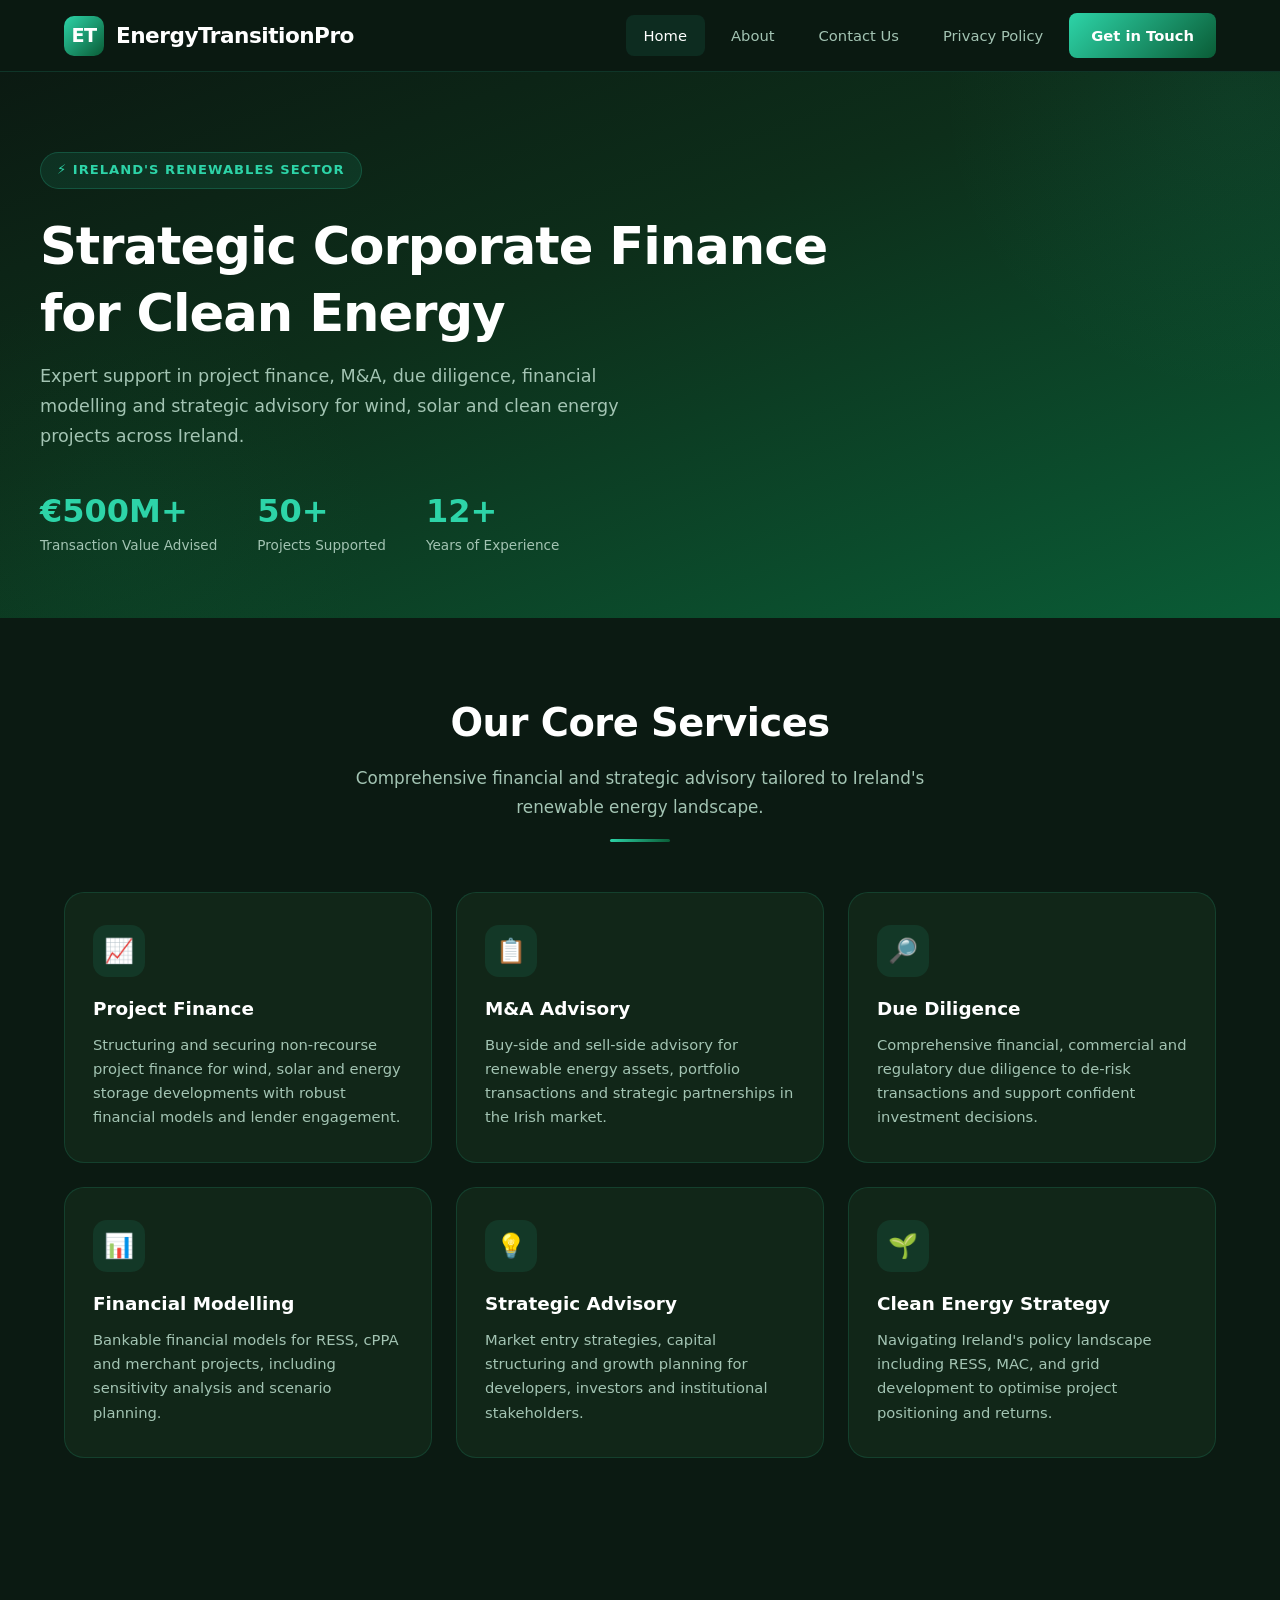
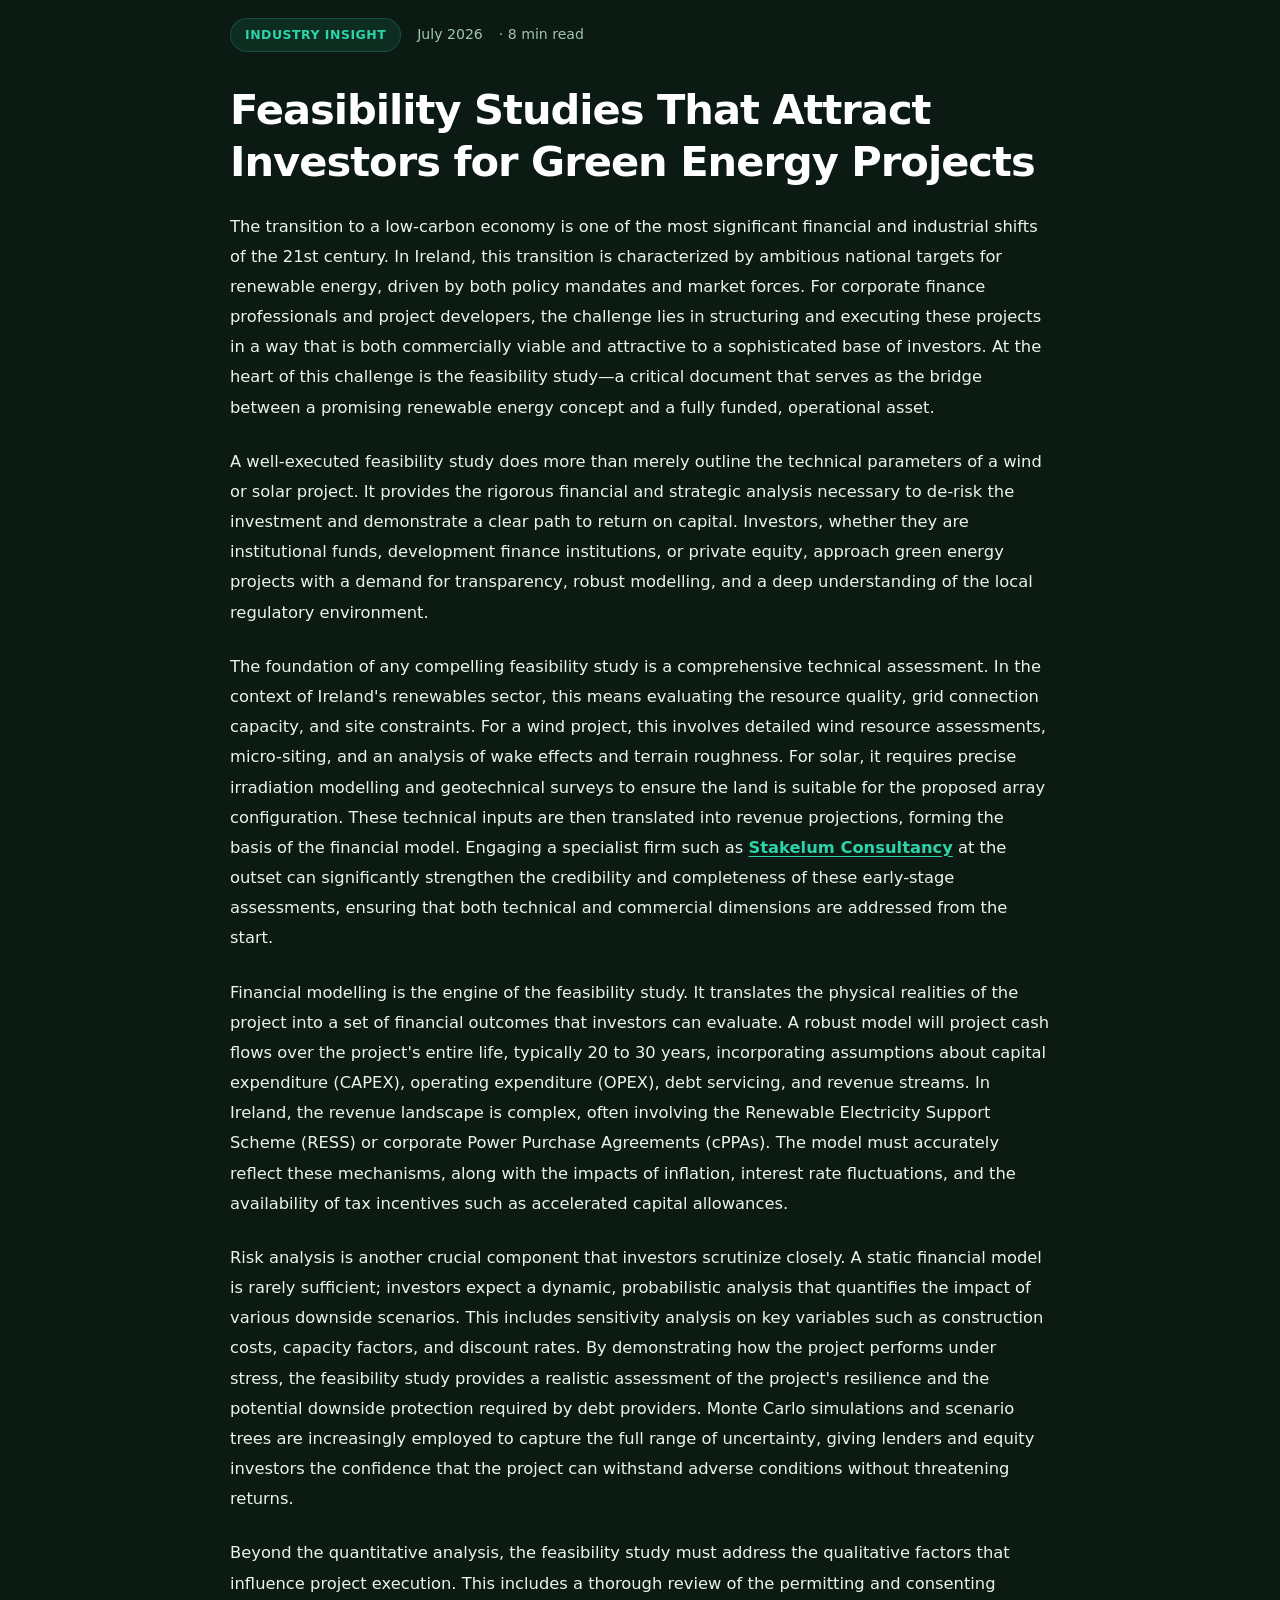
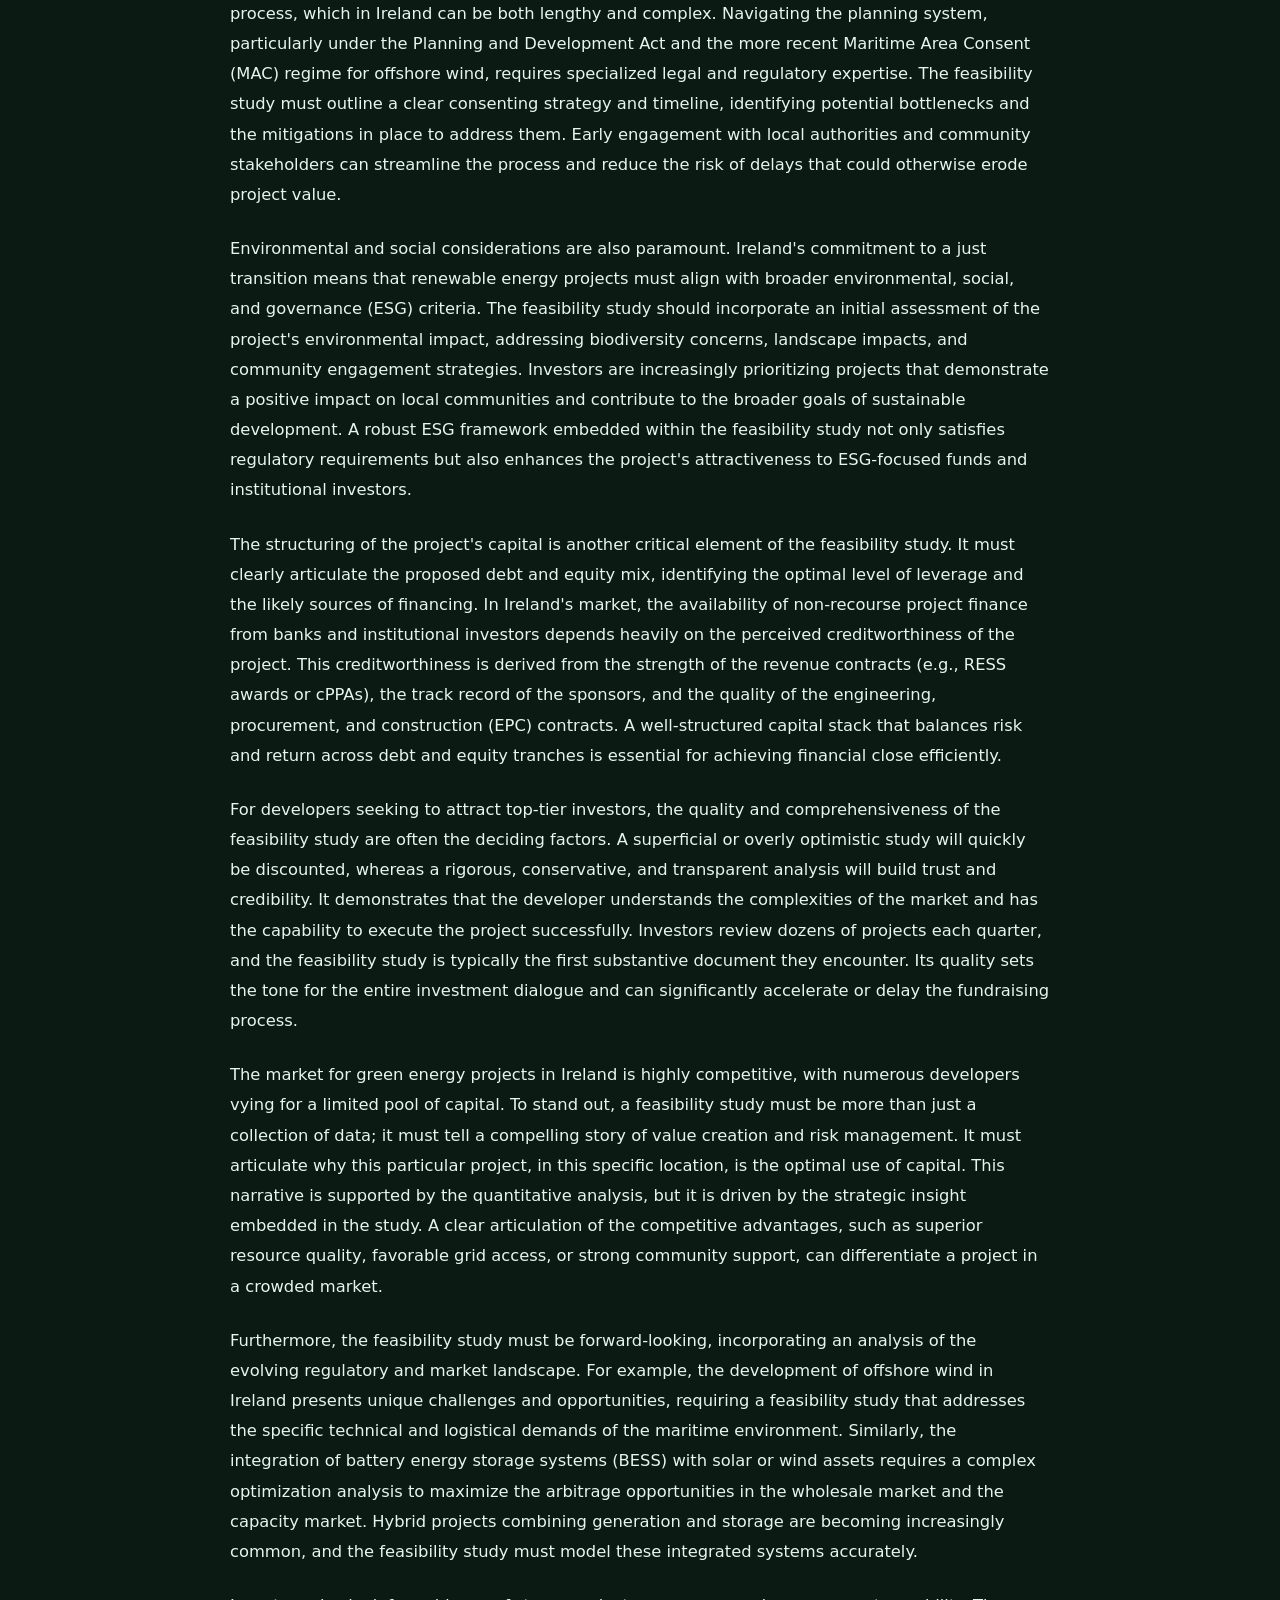
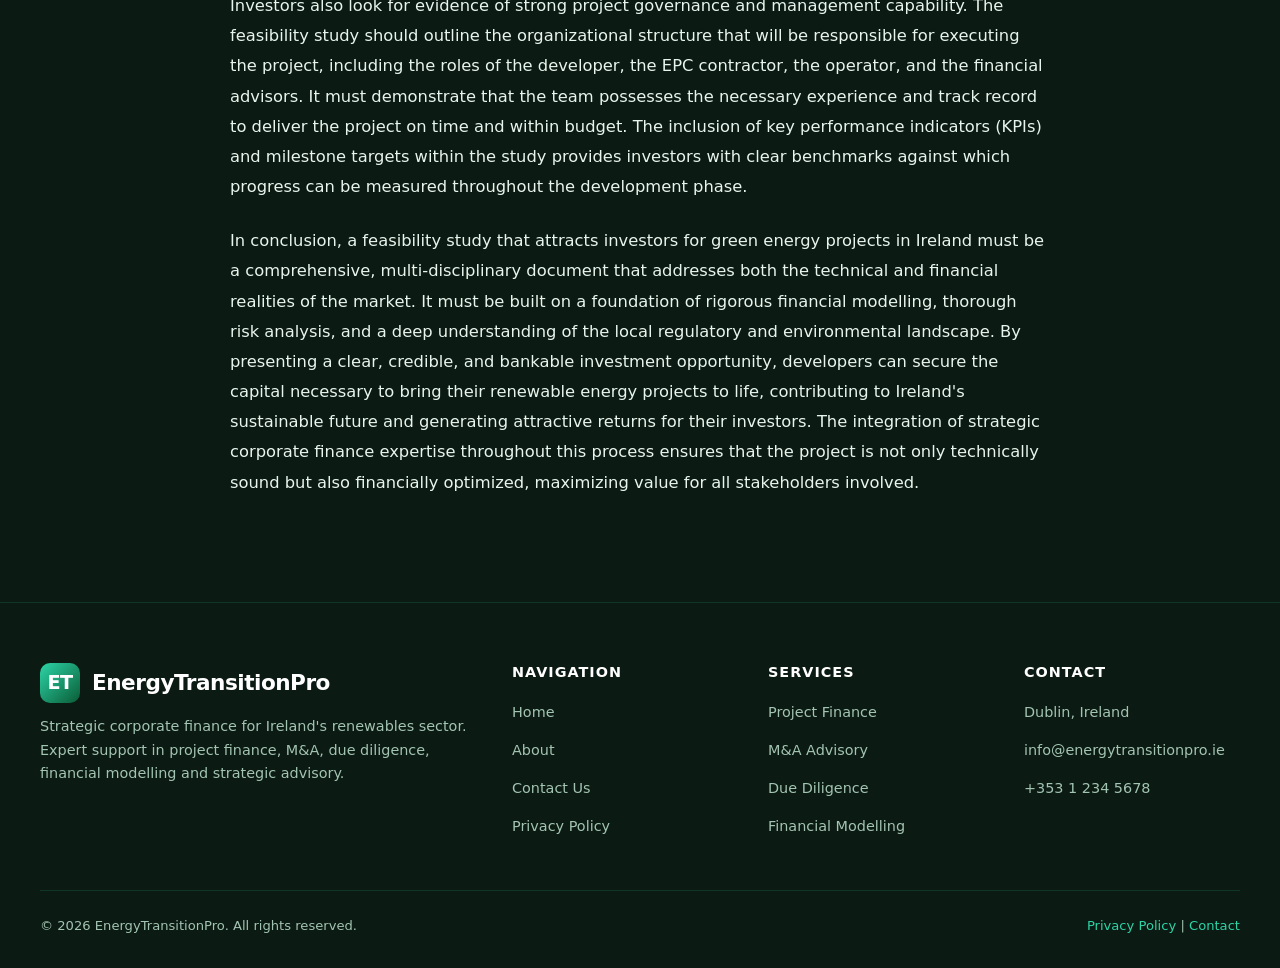
<file: index.html>
<!DOCTYPE html>
<html lang="en">
<head>
  <meta charset="UTF-8">
  <meta name="viewport" content="width=device-width, initial-scale=1.0">
  <title>EnergyTransitionPro | Strategic Corporate Finance for Ireland's Renewables</title>
  <meta name="description" content="Expert support in project finance, M&A, due diligence, financial modelling and strategic advisory for wind, solar and clean energy projects in Ireland.">
  <link rel="stylesheet" href="style.css">
</head>
<body>

  <!-- NAVIGATION -->
  <nav class="navbar">
    <div class="nav-container">
      <a href="index.html" class="nav-logo">
        <div class="nav-logo-icon">ET</div>
        <span>EnergyTransitionPro</span>
      </a>
      <ul class="nav-links">
        <li><a href="index.html" class="active">Home</a></li>
        <li><a href="about.html">About</a></li>
        <li><a href="contact.html">Contact Us</a></li>
        <li><a href="privacy-policy.html">Privacy Policy</a></li>
        <li><a href="contact.html" class="nav-cta">Get in Touch</a></li>
      </ul>
      <button class="hamburger" aria-label="Menu">
        <span></span>
        <span></span>
        <span></span>
      </button>
    </div>
  </nav>

  <!-- HERO SECTION -->
  <header class="hero">
    <div class="hero-content">
      <div class="hero-badge">&#9889; Ireland's Renewables Sector</div>
      <h1>Strategic Corporate Finance for Clean Energy</h1>
      <p>Expert support in project finance, M&amp;A, due diligence, financial modelling and strategic advisory for wind, solar and clean energy projects across Ireland.</p>
      <div class="hero-stats">
        <div class="hero-stat">
          <div class="hero-stat-value">&#8364;500M+</div>
          <div class="hero-stat-label">Transaction Value Advised</div>
        </div>
        <div class="hero-stat">
          <div class="hero-stat-value">50+</div>
          <div class="hero-stat-label">Projects Supported</div>
        </div>
        <div class="hero-stat">
          <div class="hero-stat-value">12+</div>
          <div class="hero-stat-label">Years of Experience</div>
        </div>
      </div>
    </div>
  </header>

  <!-- SERVICES SECTION -->
  <section class="section">
    <div class="section-header">
      <h2>Our Core Services</h2>
      <p>Comprehensive financial and strategic advisory tailored to Ireland's renewable energy landscape.</p>
      <div class="section-divider"></div>
    </div>
    <div class="services-grid">
      <div class="service-card">
        <div class="service-icon">&#128200;</div>
        <h3>Project Finance</h3>
        <p>Structuring and securing non-recourse project finance for wind, solar and energy storage developments with robust financial models and lender engagement.</p>
      </div>
      <div class="service-card">
        <div class="service-icon">&#128203;</div>
        <h3>M&amp;A Advisory</h3>
        <p>Buy-side and sell-side advisory for renewable energy assets, portfolio transactions and strategic partnerships in the Irish market.</p>
      </div>
      <div class="service-card">
        <div class="service-icon">&#128270;</div>
        <h3>Due Diligence</h3>
        <p>Comprehensive financial, commercial and regulatory due diligence to de-risk transactions and support confident investment decisions.</p>
      </div>
      <div class="service-card">
        <div class="service-icon">&#128202;</div>
        <h3>Financial Modelling</h3>
        <p>Bankable financial models for RESS, cPPA and merchant projects, including sensitivity analysis and scenario planning.</p>
      </div>
      <div class="service-card">
        <div class="service-icon">&#128161;</div>
        <h3>Strategic Advisory</h3>
        <p>Market entry strategies, capital structuring and growth planning for developers, investors and institutional stakeholders.</p>
      </div>
      <div class="service-card">
        <div class="service-icon">&#127793;</div>
        <h3>Clean Energy Strategy</h3>
        <p>Navigating Ireland's policy landscape including RESS, MAC, and grid development to optimise project positioning and returns.</p>
      </div>
    </div>
  </section>

  <!-- ARTICLE SECTION -->
  <section class="article-section">
    <div class="article-container">
      <div class="article-meta">
        <span class="article-tag">Industry Insight</span>
        <span class="article-date">July 2026</span>
        <span class="article-date">&#183; 8 min read</span>
      </div>
      <h1 class="article-title">Feasibility Studies That Attract Investors for Green Energy Projects</h1>
      <div class="article-body">
        <p>The transition to a low-carbon economy is one of the most significant financial and industrial shifts of the 21st century. In Ireland, this transition is characterized by ambitious national targets for renewable energy, driven by both policy mandates and market forces. For corporate finance professionals and project developers, the challenge lies in structuring and executing these projects in a way that is both commercially viable and attractive to a sophisticated base of investors. At the heart of this challenge is the feasibility study—a critical document that serves as the bridge between a promising renewable energy concept and a fully funded, operational asset.</p>

        <p>A well-executed feasibility study does more than merely outline the technical parameters of a wind or solar project. It provides the rigorous financial and strategic analysis necessary to de-risk the investment and demonstrate a clear path to return on capital. Investors, whether they are institutional funds, development finance institutions, or private equity, approach green energy projects with a demand for transparency, robust modelling, and a deep understanding of the local regulatory environment.</p>

        <p>The foundation of any compelling feasibility study is a comprehensive technical assessment. In the context of Ireland's renewables sector, this means evaluating the resource quality, grid connection capacity, and site constraints. For a wind project, this involves detailed wind resource assessments, micro-siting, and an analysis of wake effects and terrain roughness. For solar, it requires precise irradiation modelling and geotechnical surveys to ensure the land is suitable for the proposed array configuration. These technical inputs are then translated into revenue projections, forming the basis of the financial model. Engaging a specialist firm such as <a href="https://www.stakelumconsultancy.com/" target="_blank">Stakelum Consultancy</a> at the outset can significantly strengthen the credibility and completeness of these early-stage assessments, ensuring that both technical and commercial dimensions are addressed from the start.</p>

        <p>Financial modelling is the engine of the feasibility study. It translates the physical realities of the project into a set of financial outcomes that investors can evaluate. A robust model will project cash flows over the project's entire life, typically 20 to 30 years, incorporating assumptions about capital expenditure (CAPEX), operating expenditure (OPEX), debt servicing, and revenue streams. In Ireland, the revenue landscape is complex, often involving the Renewable Electricity Support Scheme (RESS) or corporate Power Purchase Agreements (cPPAs). The model must accurately reflect these mechanisms, along with the impacts of inflation, interest rate fluctuations, and the availability of tax incentives such as accelerated capital allowances.</p>

        <p>Risk analysis is another crucial component that investors scrutinize closely. A static financial model is rarely sufficient; investors expect a dynamic, probabilistic analysis that quantifies the impact of various downside scenarios. This includes sensitivity analysis on key variables such as construction costs, capacity factors, and discount rates. By demonstrating how the project performs under stress, the feasibility study provides a realistic assessment of the project's resilience and the potential downside protection required by debt providers. Monte Carlo simulations and scenario trees are increasingly employed to capture the full range of uncertainty, giving lenders and equity investors the confidence that the project can withstand adverse conditions without threatening returns.</p>

        <p>Beyond the quantitative analysis, the feasibility study must address the qualitative factors that influence project execution. This includes a thorough review of the permitting and consenting process, which in Ireland can be both lengthy and complex. Navigating the planning system, particularly under the Planning and Development Act and the more recent Maritime Area Consent (MAC) regime for offshore wind, requires specialized legal and regulatory expertise. The feasibility study must outline a clear consenting strategy and timeline, identifying potential bottlenecks and the mitigations in place to address them. Early engagement with local authorities and community stakeholders can streamline the process and reduce the risk of delays that could otherwise erode project value.</p>

        <p>Environmental and social considerations are also paramount. Ireland's commitment to a just transition means that renewable energy projects must align with broader environmental, social, and governance (ESG) criteria. The feasibility study should incorporate an initial assessment of the project's environmental impact, addressing biodiversity concerns, landscape impacts, and community engagement strategies. Investors are increasingly prioritizing projects that demonstrate a positive impact on local communities and contribute to the broader goals of sustainable development. A robust ESG framework embedded within the feasibility study not only satisfies regulatory requirements but also enhances the project's attractiveness to ESG-focused funds and institutional investors.</p>

        <p>The structuring of the project's capital is another critical element of the feasibility study. It must clearly articulate the proposed debt and equity mix, identifying the optimal level of leverage and the likely sources of financing. In Ireland's market, the availability of non-recourse project finance from banks and institutional investors depends heavily on the perceived creditworthiness of the project. This creditworthiness is derived from the strength of the revenue contracts (e.g., RESS awards or cPPAs), the track record of the sponsors, and the quality of the engineering, procurement, and construction (EPC) contracts. A well-structured capital stack that balances risk and return across debt and equity tranches is essential for achieving financial close efficiently.</p>

        <p>For developers seeking to attract top-tier investors, the quality and comprehensiveness of the feasibility study are often the deciding factors. A superficial or overly optimistic study will quickly be discounted, whereas a rigorous, conservative, and transparent analysis will build trust and credibility. It demonstrates that the developer understands the complexities of the market and has the capability to execute the project successfully. Investors review dozens of projects each quarter, and the feasibility study is typically the first substantive document they encounter. Its quality sets the tone for the entire investment dialogue and can significantly accelerate or delay the fundraising process.</p>

        <p>The market for green energy projects in Ireland is highly competitive, with numerous developers vying for a limited pool of capital. To stand out, a feasibility study must be more than just a collection of data; it must tell a compelling story of value creation and risk management. It must articulate why this particular project, in this specific location, is the optimal use of capital. This narrative is supported by the quantitative analysis, but it is driven by the strategic insight embedded in the study. A clear articulation of the competitive advantages, such as superior resource quality, favorable grid access, or strong community support, can differentiate a project in a crowded market.</p>

        <p>Furthermore, the feasibility study must be forward-looking, incorporating an analysis of the evolving regulatory and market landscape. For example, the development of offshore wind in Ireland presents unique challenges and opportunities, requiring a feasibility study that addresses the specific technical and logistical demands of the maritime environment. Similarly, the integration of battery energy storage systems (BESS) with solar or wind assets requires a complex optimization analysis to maximize the arbitrage opportunities in the wholesale market and the capacity market. Hybrid projects combining generation and storage are becoming increasingly common, and the feasibility study must model these integrated systems accurately.</p>

        <p>Investors also look for evidence of strong project governance and management capability. The feasibility study should outline the organizational structure that will be responsible for executing the project, including the roles of the developer, the EPC contractor, the operator, and the financial advisors. It must demonstrate that the team possesses the necessary experience and track record to deliver the project on time and within budget. The inclusion of key performance indicators (KPIs) and milestone targets within the study provides investors with clear benchmarks against which progress can be measured throughout the development phase.</p>

        <p>In conclusion, a feasibility study that attracts investors for green energy projects in Ireland must be a comprehensive, multi-disciplinary document that addresses both the technical and financial realities of the market. It must be built on a foundation of rigorous financial modelling, thorough risk analysis, and a deep understanding of the local regulatory and environmental landscape. By presenting a clear, credible, and bankable investment opportunity, developers can secure the capital necessary to bring their renewable energy projects to life, contributing to Ireland's sustainable future and generating attractive returns for their investors. The integration of strategic corporate finance expertise throughout this process ensures that the project is not only technically sound but also financially optimized, maximizing value for all stakeholders involved.</p>
      </div>
    </div>
  </section>

  <!-- FOOTER -->
  <footer class="footer">
    <div class="footer-grid">
      <div class="footer-brand">
        <div class="nav-logo" style="margin-bottom:8px;">
          <div class="nav-logo-icon">ET</div>
          <span>EnergyTransitionPro</span>
        </div>
        <p>Strategic corporate finance for Ireland's renewables sector. Expert support in project finance, M&amp;A, due diligence, financial modelling and strategic advisory.</p>
      </div>
      <div class="footer-col">
        <h4>Navigation</h4>
        <ul>
          <li><a href="index.html">Home</a></li>
          <li><a href="about.html">About</a></li>
          <li><a href="contact.html">Contact Us</a></li>
          <li><a href="privacy-policy.html">Privacy Policy</a></li>
        </ul>
      </div>
      <div class="footer-col">
        <h4>Services</h4>
        <ul>
          <li><a href="index.html#services">Project Finance</a></li>
          <li><a href="index.html#services">M&amp;A Advisory</a></li>
          <li><a href="index.html#services">Due Diligence</a></li>
          <li><a href="index.html#services">Financial Modelling</a></li>
        </ul>
      </div>
      <div class="footer-col">
        <h4>Contact</h4>
        <ul>
          <li><a href="contact.html">Dublin, Ireland</a></li>
          <li><a href="mailto:info@energytransitionpro.ie">info@energytransitionpro.ie</a></li>
          <li><a href="tel:+35312345678">+353 1 234 5678</a></li>
        </ul>
      </div>
    </div>
    <div class="footer-bottom">
      <p>&copy; 2026 EnergyTransitionPro. All rights reserved.</p>
      <p><a href="privacy-policy.html">Privacy Policy</a> | <a href="contact.html">Contact</a></p>
    </div>
  </footer>

  <script src="script.js"></script>
</body>
</html>
</file>
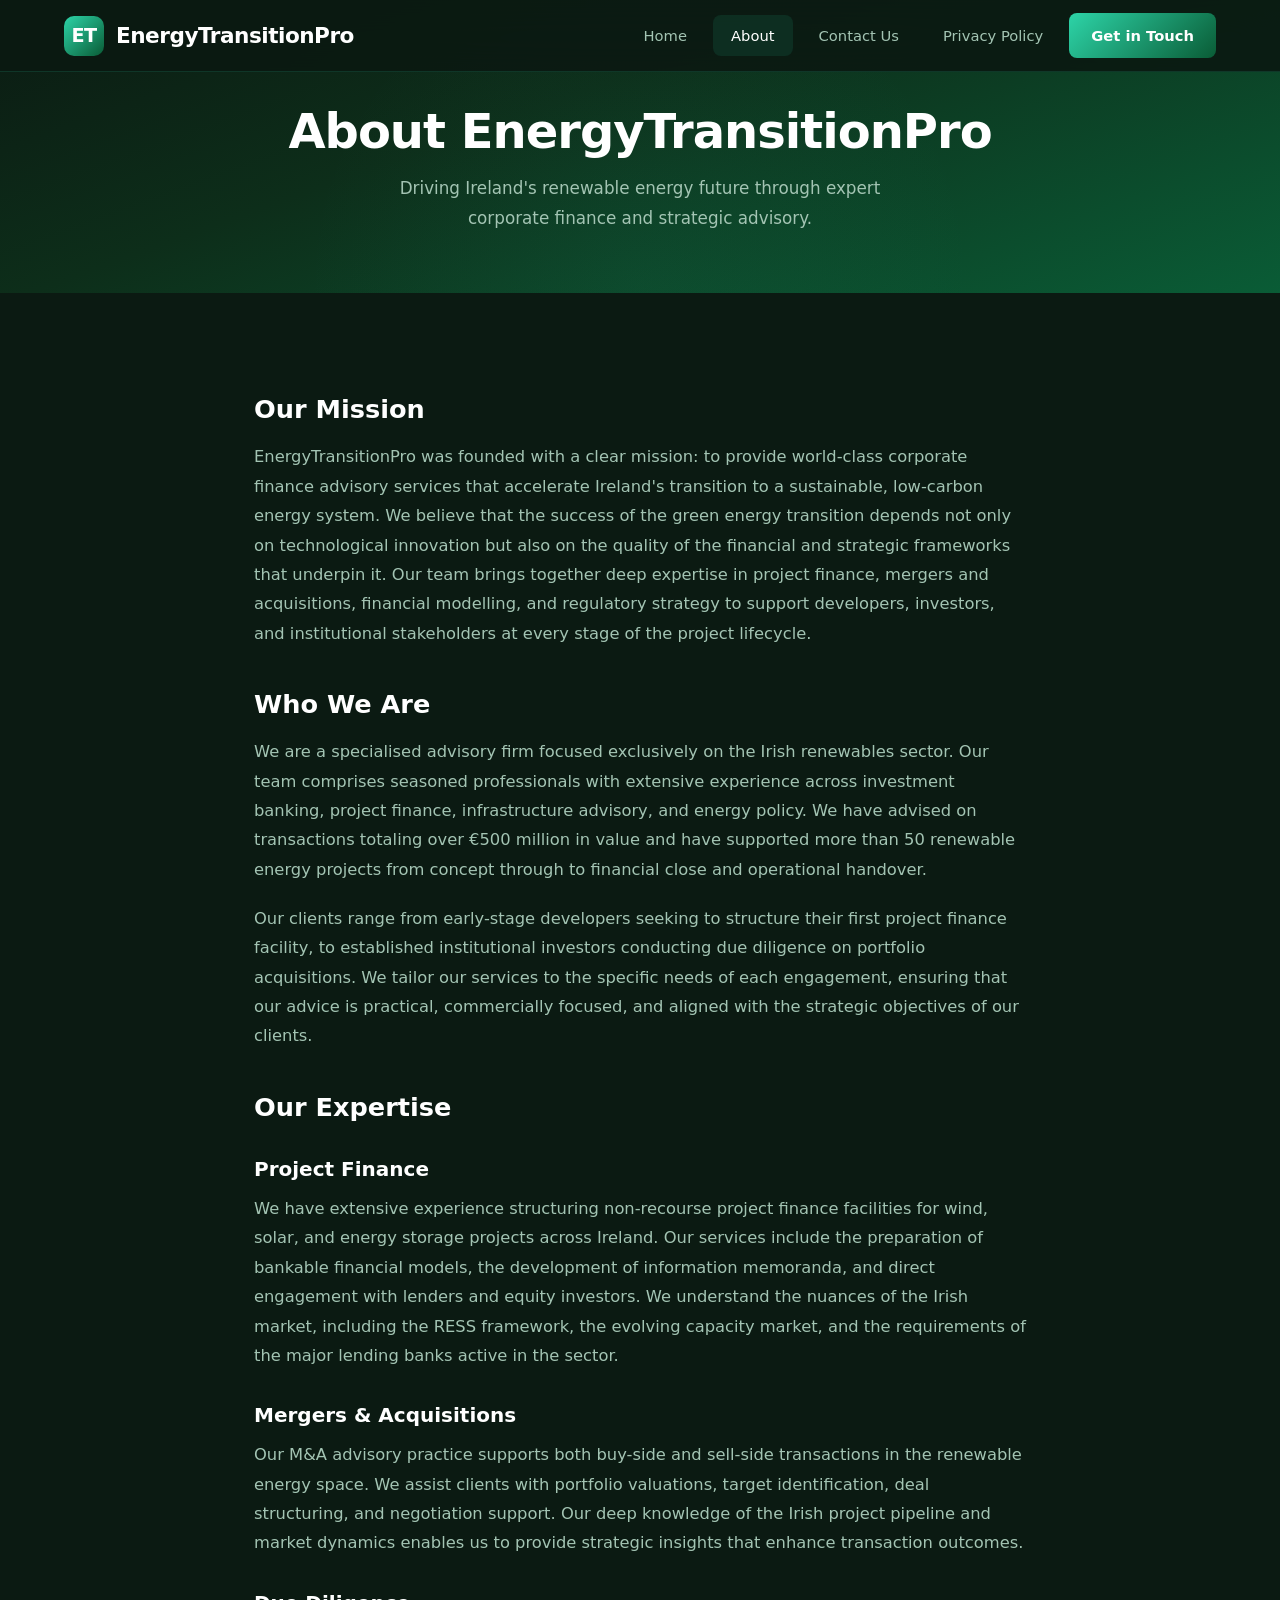
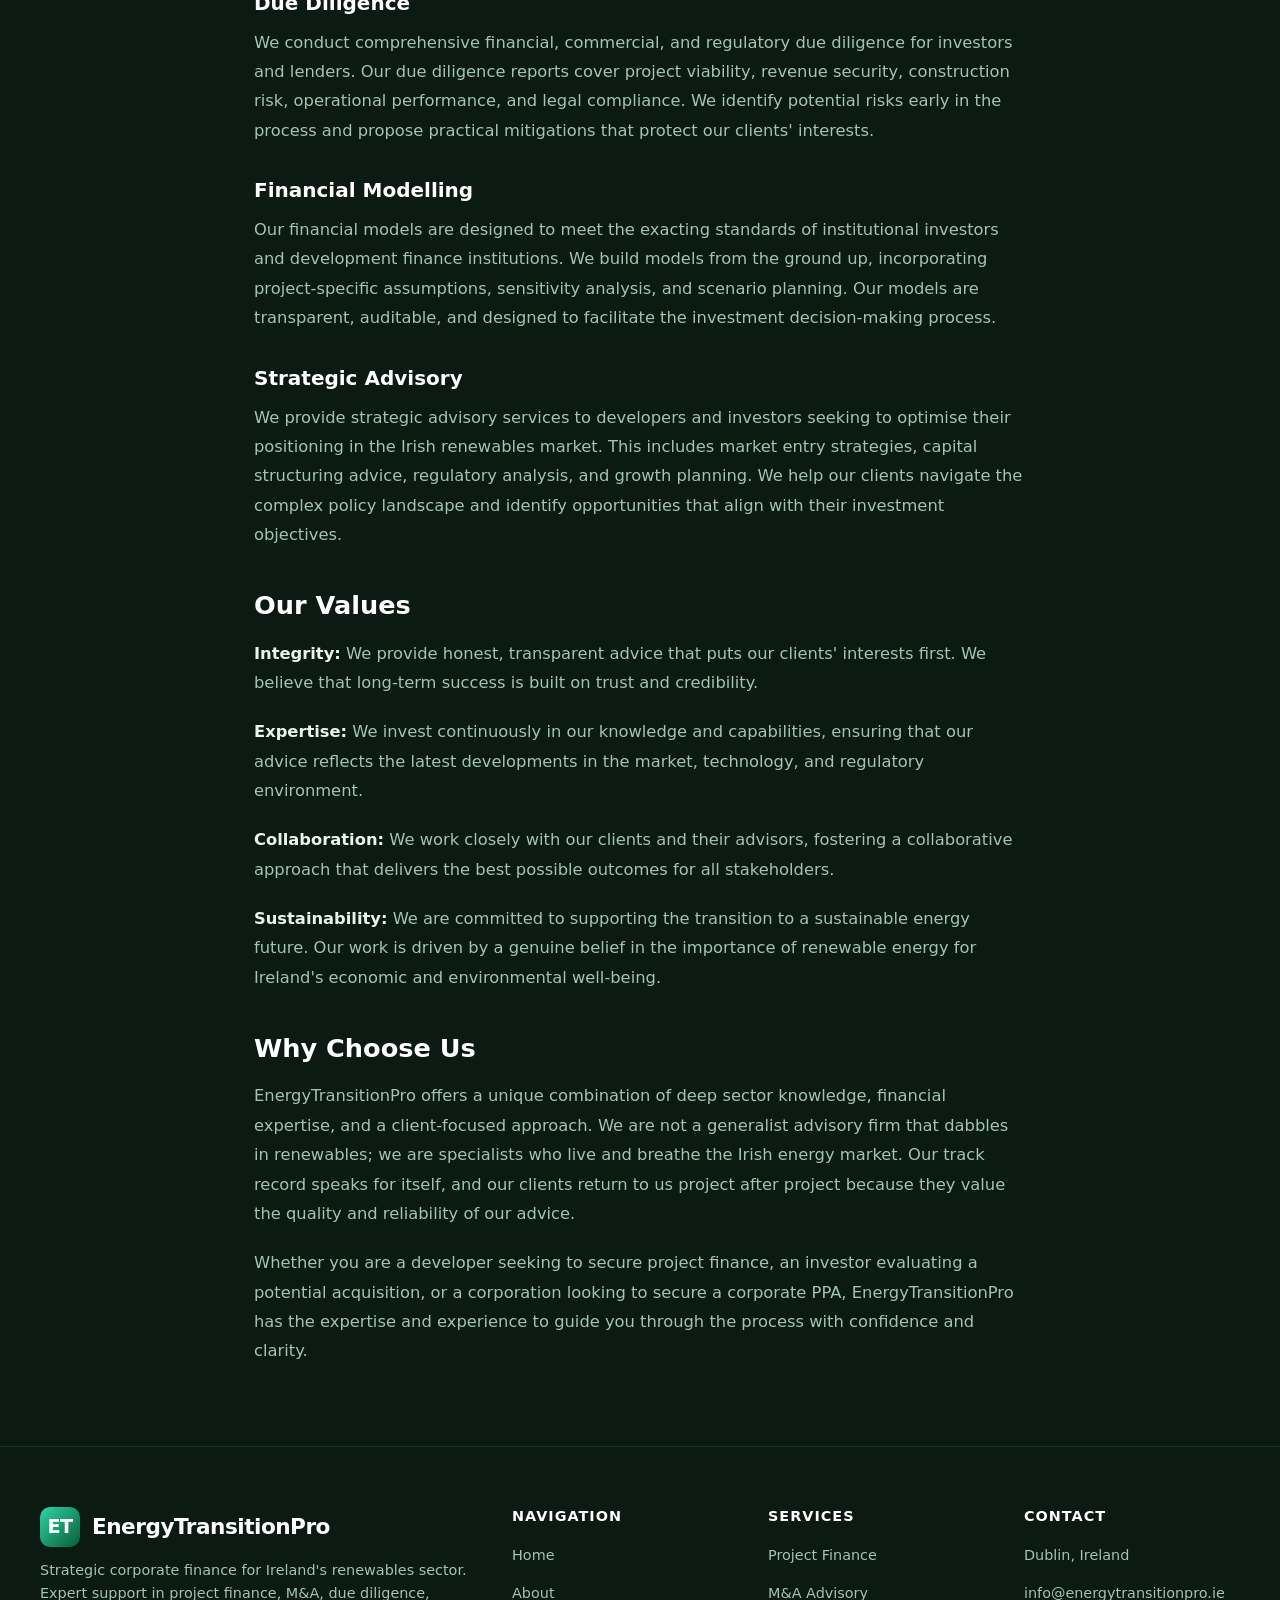
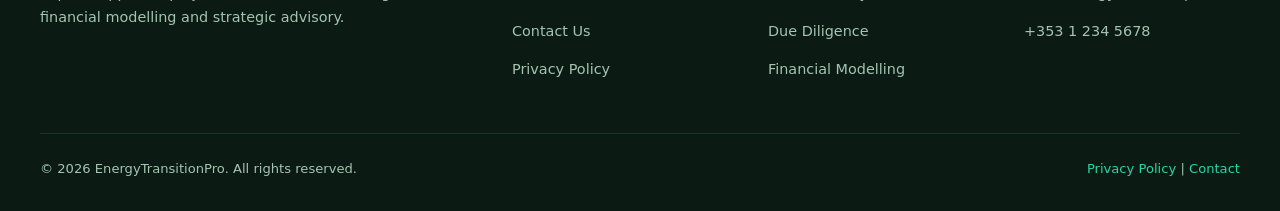
<file: about.html>
<!DOCTYPE html>
<html lang="en">
<head>
  <meta charset="UTF-8">
  <meta name="viewport" content="width=device-width, initial-scale=1.0">
  <title>About Us | EnergyTransitionPro</title>
  <meta name="description" content="Learn about EnergyTransitionPro — our mission, team expertise, and commitment to Ireland's renewable energy sector.">
  <link rel="stylesheet" href="style.css">
</head>
<body>

  <!-- NAVIGATION -->
  <nav class="navbar">
    <div class="nav-container">
      <a href="index.html" class="nav-logo">
        <div class="nav-logo-icon">ET</div>
        <span>EnergyTransitionPro</span>
      </a>
      <ul class="nav-links">
        <li><a href="index.html">Home</a></li>
        <li><a href="about.html" class="active">About</a></li>
        <li><a href="contact.html">Contact Us</a></li>
        <li><a href="privacy-policy.html">Privacy Policy</a></li>
        <li><a href="contact.html" class="nav-cta">Get in Touch</a></li>
      </ul>
      <button class="hamburger" aria-label="Menu">
        <span></span>
        <span></span>
        <span></span>
      </button>
    </div>
  </nav>

  <!-- PAGE HERO -->
  <div class="page-hero">
    <h1>About EnergyTransitionPro</h1>
    <p>Driving Ireland's renewable energy future through expert corporate finance and strategic advisory.</p>
  </div>

  <!-- PAGE BODY -->
  <div class="page-body">
    <h2>Our Mission</h2>
    <p>EnergyTransitionPro was founded with a clear mission: to provide world-class corporate finance advisory services that accelerate Ireland's transition to a sustainable, low-carbon energy system. We believe that the success of the green energy transition depends not only on technological innovation but also on the quality of the financial and strategic frameworks that underpin it. Our team brings together deep expertise in project finance, mergers and acquisitions, financial modelling, and regulatory strategy to support developers, investors, and institutional stakeholders at every stage of the project lifecycle.</p>

    <h2>Who We Are</h2>
    <p>We are a specialised advisory firm focused exclusively on the Irish renewables sector. Our team comprises seasoned professionals with extensive experience across investment banking, project finance, infrastructure advisory, and energy policy. We have advised on transactions totaling over €500 million in value and have supported more than 50 renewable energy projects from concept through to financial close and operational handover.</p>

    <p>Our clients range from early-stage developers seeking to structure their first project finance facility, to established institutional investors conducting due diligence on portfolio acquisitions. We tailor our services to the specific needs of each engagement, ensuring that our advice is practical, commercially focused, and aligned with the strategic objectives of our clients.</p>

    <h2>Our Expertise</h2>

    <h3>Project Finance</h3>
    <p>We have extensive experience structuring non-recourse project finance facilities for wind, solar, and energy storage projects across Ireland. Our services include the preparation of bankable financial models, the development of information memoranda, and direct engagement with lenders and equity investors. We understand the nuances of the Irish market, including the RESS framework, the evolving capacity market, and the requirements of the major lending banks active in the sector.</p>

    <h3>Mergers & Acquisitions</h3>
    <p>Our M&A advisory practice supports both buy-side and sell-side transactions in the renewable energy space. We assist clients with portfolio valuations, target identification, deal structuring, and negotiation support. Our deep knowledge of the Irish project pipeline and market dynamics enables us to provide strategic insights that enhance transaction outcomes.</p>

    <h3>Due Diligence</h3>
    <p>We conduct comprehensive financial, commercial, and regulatory due diligence for investors and lenders. Our due diligence reports cover project viability, revenue security, construction risk, operational performance, and legal compliance. We identify potential risks early in the process and propose practical mitigations that protect our clients' interests.</p>

    <h3>Financial Modelling</h3>
    <p>Our financial models are designed to meet the exacting standards of institutional investors and development finance institutions. We build models from the ground up, incorporating project-specific assumptions, sensitivity analysis, and scenario planning. Our models are transparent, auditable, and designed to facilitate the investment decision-making process.</p>

    <h3>Strategic Advisory</h3>
    <p>We provide strategic advisory services to developers and investors seeking to optimise their positioning in the Irish renewables market. This includes market entry strategies, capital structuring advice, regulatory analysis, and growth planning. We help our clients navigate the complex policy landscape and identify opportunities that align with their investment objectives.</p>

    <h2>Our Values</h2>
    <p><strong>Integrity:</strong> We provide honest, transparent advice that puts our clients' interests first. We believe that long-term success is built on trust and credibility.</p>

    <p><strong>Expertise:</strong> We invest continuously in our knowledge and capabilities, ensuring that our advice reflects the latest developments in the market, technology, and regulatory environment.</p>

    <p><strong>Collaboration:</strong> We work closely with our clients and their advisors, fostering a collaborative approach that delivers the best possible outcomes for all stakeholders.</p>

    <p><strong>Sustainability:</strong> We are committed to supporting the transition to a sustainable energy future. Our work is driven by a genuine belief in the importance of renewable energy for Ireland's economic and environmental well-being.</p>

    <h2>Why Choose Us</h2>
    <p>EnergyTransitionPro offers a unique combination of deep sector knowledge, financial expertise, and a client-focused approach. We are not a generalist advisory firm that dabbles in renewables; we are specialists who live and breathe the Irish energy market. Our track record speaks for itself, and our clients return to us project after project because they value the quality and reliability of our advice.</p>

    <p>Whether you are a developer seeking to secure project finance, an investor evaluating a potential acquisition, or a corporation looking to secure a corporate PPA, EnergyTransitionPro has the expertise and experience to guide you through the process with confidence and clarity.</p>
  </div>

  <!-- FOOTER -->
  <footer class="footer">
    <div class="footer-grid">
      <div class="footer-brand">
        <div class="nav-logo" style="margin-bottom:8px;">
          <div class="nav-logo-icon">ET</div>
          <span>EnergyTransitionPro</span>
        </div>
        <p>Strategic corporate finance for Ireland's renewables sector. Expert support in project finance, M&amp;A, due diligence, financial modelling and strategic advisory.</p>
      </div>
      <div class="footer-col">
        <h4>Navigation</h4>
        <ul>
          <li><a href="index.html">Home</a></li>
          <li><a href="about.html">About</a></li>
          <li><a href="contact.html">Contact Us</a></li>
          <li><a href="privacy-policy.html">Privacy Policy</a></li>
        </ul>
      </div>
      <div class="footer-col">
        <h4>Services</h4>
        <ul>
          <li><a href="index.html">Project Finance</a></li>
          <li><a href="index.html">M&amp;A Advisory</a></li>
          <li><a href="index.html">Due Diligence</a></li>
          <li><a href="index.html">Financial Modelling</a></li>
        </ul>
      </div>
      <div class="footer-col">
        <h4>Contact</h4>
        <ul>
          <li><a href="contact.html">Dublin, Ireland</a></li>
          <li><a href="mailto:info@energytransitionpro.ie">info@energytransitionpro.ie</a></li>
          <li><a href="tel:+35312345678">+353 1 234 5678</a></li>
        </ul>
      </div>
    </div>
    <div class="footer-bottom">
      <p>&copy; 2026 EnergyTransitionPro. All rights reserved.</p>
      <p><a href="privacy-policy.html">Privacy Policy</a> | <a href="contact.html">Contact</a></p>
    </div>
  </footer>

  <script src="script.js"></script>
</body>
</html>
</file>
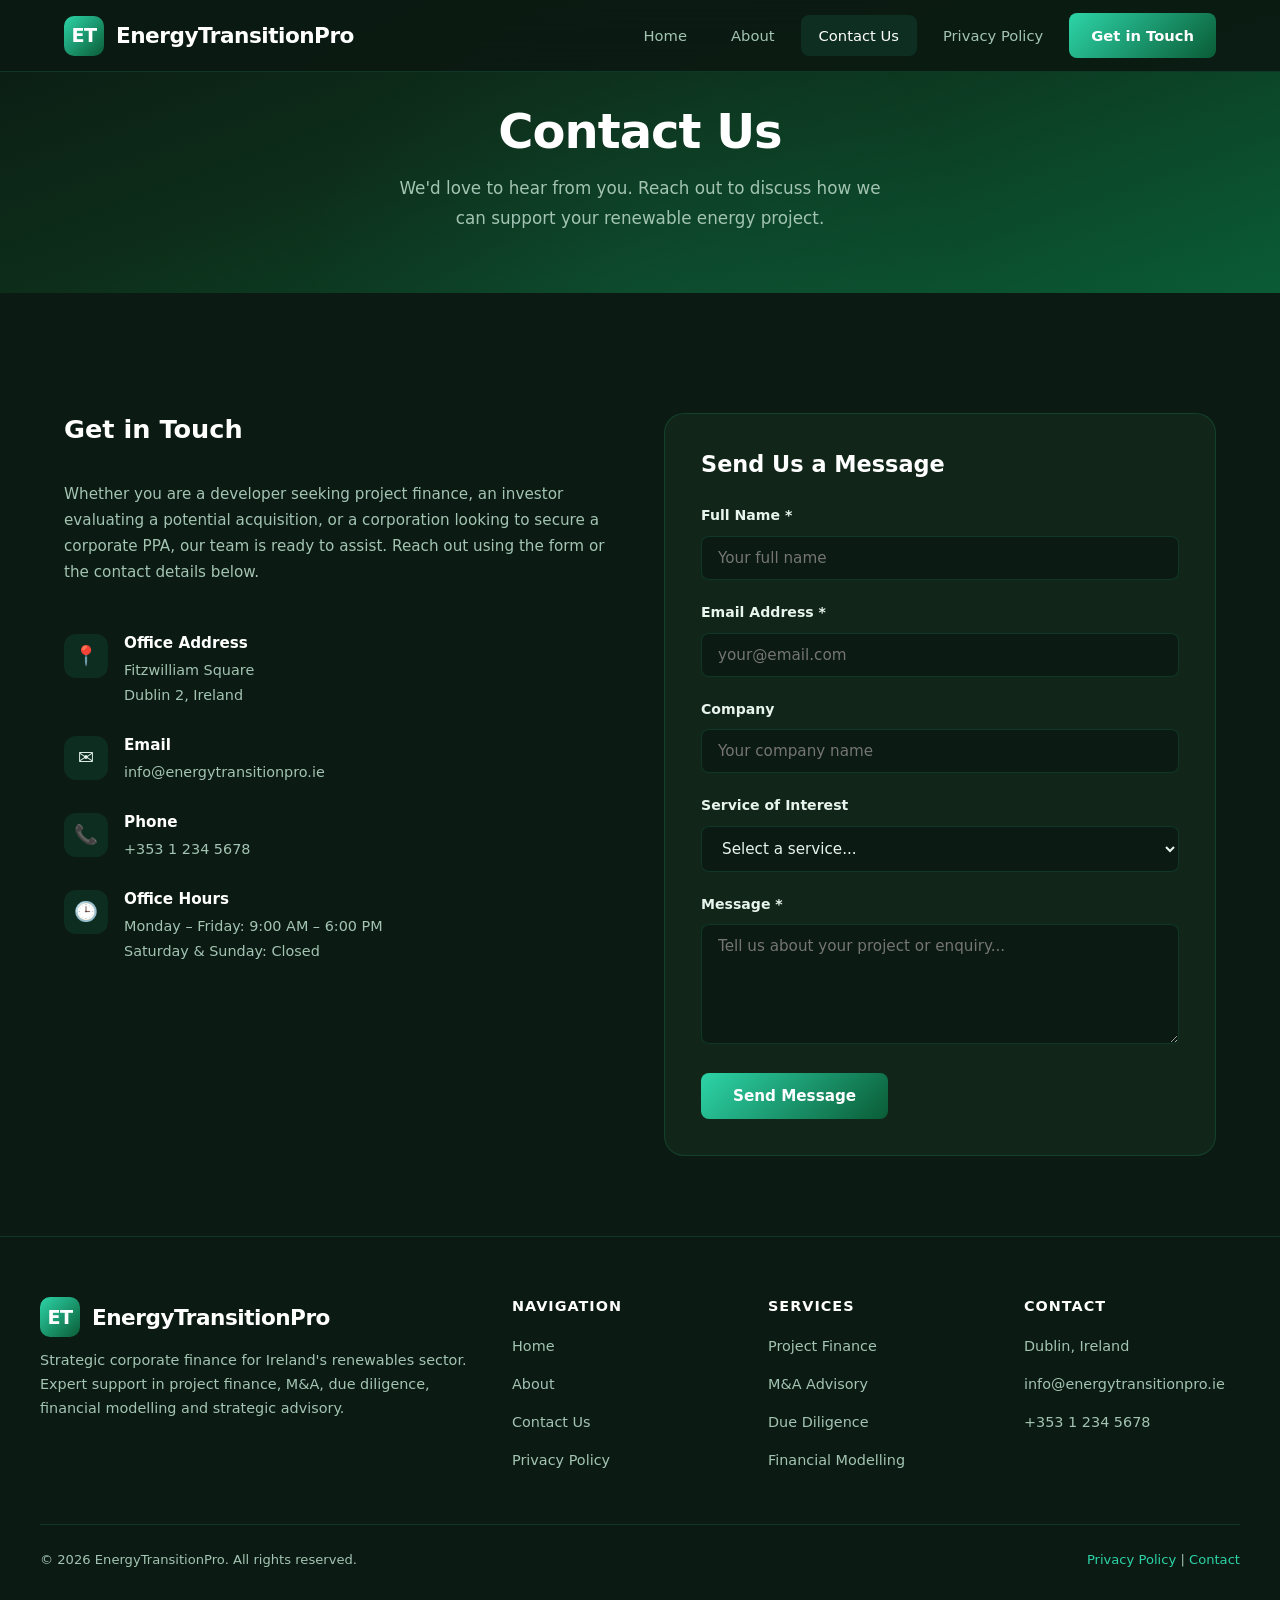
<file: contact.html>
<!DOCTYPE html>
<html lang="en">
<head>
  <meta charset="UTF-8">
  <meta name="viewport" content="width=device-width, initial-scale=1.0">
  <title>Contact Us | EnergyTransitionPro</title>
  <meta name="description" content="Get in touch with EnergyTransitionPro for expert corporate finance advisory for Ireland's renewables sector.">
  <link rel="stylesheet" href="style.css">
</head>
<body>

  <!-- NAVIGATION -->
  <nav class="navbar">
    <div class="nav-container">
      <a href="index.html" class="nav-logo">
        <div class="nav-logo-icon">ET</div>
        <span>EnergyTransitionPro</span>
      </a>
      <ul class="nav-links">
        <li><a href="index.html">Home</a></li>
        <li><a href="about.html">About</a></li>
        <li><a href="contact.html" class="active">Contact Us</a></li>
        <li><a href="privacy-policy.html">Privacy Policy</a></li>
        <li><a href="contact.html" class="nav-cta">Get in Touch</a></li>
      </ul>
      <button class="hamburger" aria-label="Menu">
        <span></span>
        <span></span>
        <span></span>
      </button>
    </div>
  </nav>

  <!-- PAGE HERO -->
  <div class="page-hero">
    <h1>Contact Us</h1>
    <p>We'd love to hear from you. Reach out to discuss how we can support your renewable energy project.</p>
  </div>

  <!-- CONTACT SECTION -->
  <div class="section" style="max-width:1200px;">
    <div class="contact-grid">
      <!-- CONTACT INFO -->
      <div class="contact-info">
        <h2 style="font-size:1.6rem;margin-bottom:8px;">Get in Touch</h2>
        <p style="color:var(--text-muted);font-size:0.95rem;line-height:1.7;margin-bottom:20px;">Whether you are a developer seeking project finance, an investor evaluating a potential acquisition, or a corporation looking to secure a corporate PPA, our team is ready to assist. Reach out using the form or the contact details below.</p>

        <div class="contact-item">
          <div class="contact-item-icon">&#128205;</div>
          <div>
            <h4>Office Address</h4>
            <p>Fitzwilliam Square<br>Dublin 2, Ireland</p>
          </div>
        </div>

        <div class="contact-item">
          <div class="contact-item-icon">&#9993;</div>
          <div>
            <h4>Email</h4>
            <p>info@energytransitionpro.ie</p>
          </div>
        </div>

        <div class="contact-item">
          <div class="contact-item-icon">&#128222;</div>
          <div>
            <h4>Phone</h4>
            <p>+353 1 234 5678</p>
          </div>
        </div>

        <div class="contact-item">
          <div class="contact-item-icon">&#128338;</div>
          <div>
            <h4>Office Hours</h4>
            <p>Monday &ndash; Friday: 9:00 AM &ndash; 6:00 PM<br>Saturday &amp; Sunday: Closed</p>
          </div>
        </div>
      </div>

      <!-- CONTACT FORM -->
      <div class="contact-form">
        <h2 style="font-size:1.4rem;margin-bottom:24px;">Send Us a Message</h2>
        <form id="contactForm" onsubmit="handleFormSubmit(event)">
          <div class="form-group">
            <label for="fullName">Full Name *</label>
            <input type="text" id="fullName" name="fullName" placeholder="Your full name" required>
          </div>
          <div class="form-group">
            <label for="email">Email Address *</label>
            <input type="email" id="email" name="email" placeholder="your@email.com" required>
          </div>
          <div class="form-group">
            <label for="company">Company</label>
            <input type="text" id="company" name="company" placeholder="Your company name">
          </div>
          <div class="form-group">
            <label for="service">Service of Interest</label>
            <select id="service" name="service">
              <option value="">Select a service...</option>
              <option value="project-finance">Project Finance</option>
              <option value="ma-advisory">M&amp;A Advisory</option>
              <option value="due-diligence">Due Diligence</option>
              <option value="financial-modelling">Financial Modelling</option>
              <option value="strategic-advisory">Strategic Advisory</option>
              <option value="other">Other</option>
            </select>
          </div>
          <div class="form-group">
            <label for="message">Message *</label>
            <textarea id="message" name="message" placeholder="Tell us about your project or enquiry..." required></textarea>
          </div>
          <button type="submit" class="btn-submit">Send Message</button>
        </form>
      </div>
    </div>
  </div>

  <!-- FOOTER -->
  <footer class="footer">
    <div class="footer-grid">
      <div class="footer-brand">
        <div class="nav-logo" style="margin-bottom:8px;">
          <div class="nav-logo-icon">ET</div>
          <span>EnergyTransitionPro</span>
        </div>
        <p>Strategic corporate finance for Ireland's renewables sector. Expert support in project finance, M&amp;A, due diligence, financial modelling and strategic advisory.</p>
      </div>
      <div class="footer-col">
        <h4>Navigation</h4>
        <ul>
          <li><a href="index.html">Home</a></li>
          <li><a href="about.html">About</a></li>
          <li><a href="contact.html">Contact Us</a></li>
          <li><a href="privacy-policy.html">Privacy Policy</a></li>
        </ul>
      </div>
      <div class="footer-col">
        <h4>Services</h4>
        <ul>
          <li><a href="index.html">Project Finance</a></li>
          <li><a href="index.html">M&amp;A Advisory</a></li>
          <li><a href="index.html">Due Diligence</a></li>
          <li><a href="index.html">Financial Modelling</a></li>
        </ul>
      </div>
      <div class="footer-col">
        <h4>Contact</h4>
        <ul>
          <li><a href="contact.html">Dublin, Ireland</a></li>
          <li><a href="mailto:info@energytransitionpro.ie">info@energytransitionpro.ie</a></li>
          <li><a href="tel:+35312345678">+353 1 234 5678</a></li>
        </ul>
      </div>
    </div>
    <div class="footer-bottom">
      <p>&copy; 2026 EnergyTransitionPro. All rights reserved.</p>
      <p><a href="privacy-policy.html">Privacy Policy</a> | <a href="contact.html">Contact</a></p>
    </div>
  </footer>

  <script>
    function handleFormSubmit(e) {
      e.preventDefault();
      const form = document.getElementById('contactForm');
      const btn = form.querySelector('.btn-submit');
      btn.textContent = 'Message Sent!';
      btn.style.background = '#138f55';
      setTimeout(function() {
        btn.textContent = 'Send Message';
        btn.style.background = '';
        form.reset();
      }, 3000);
    }
  </script>
  <script src="script.js"></script>
</body>
</html>
</file>
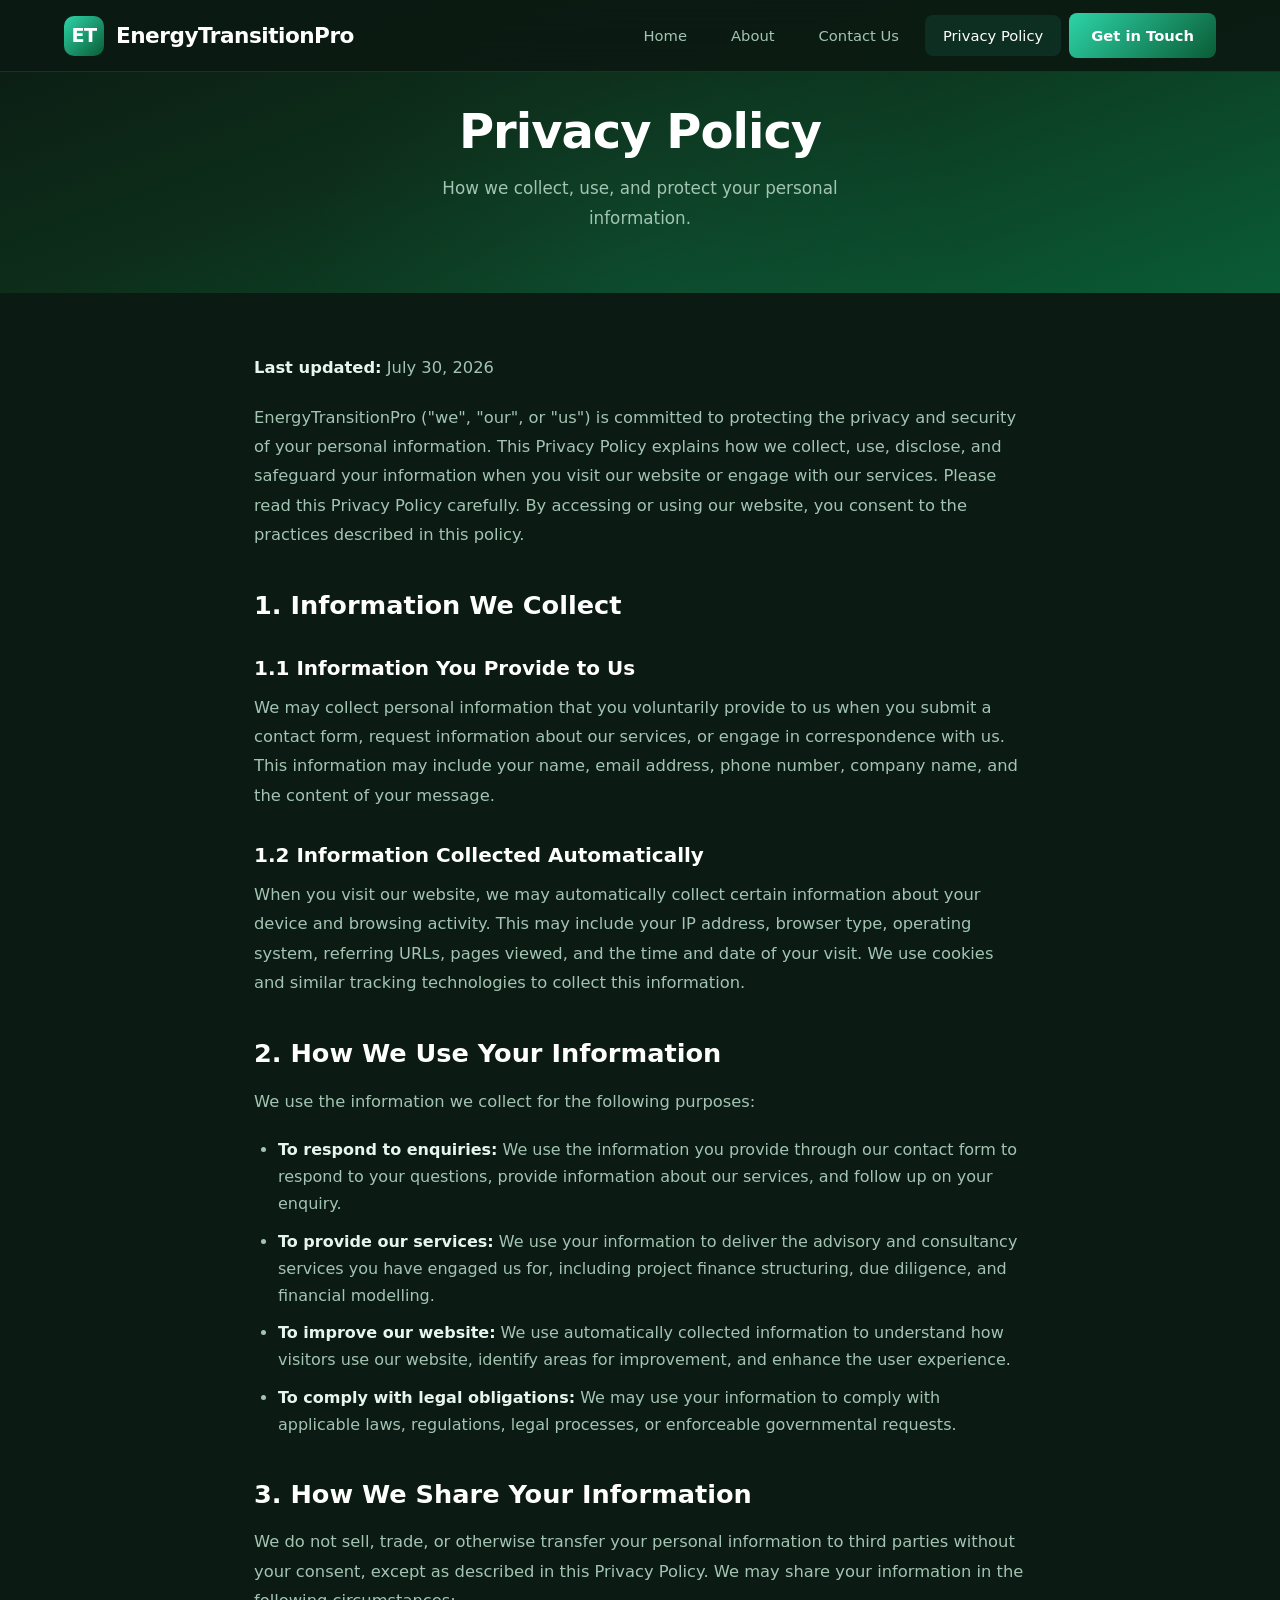
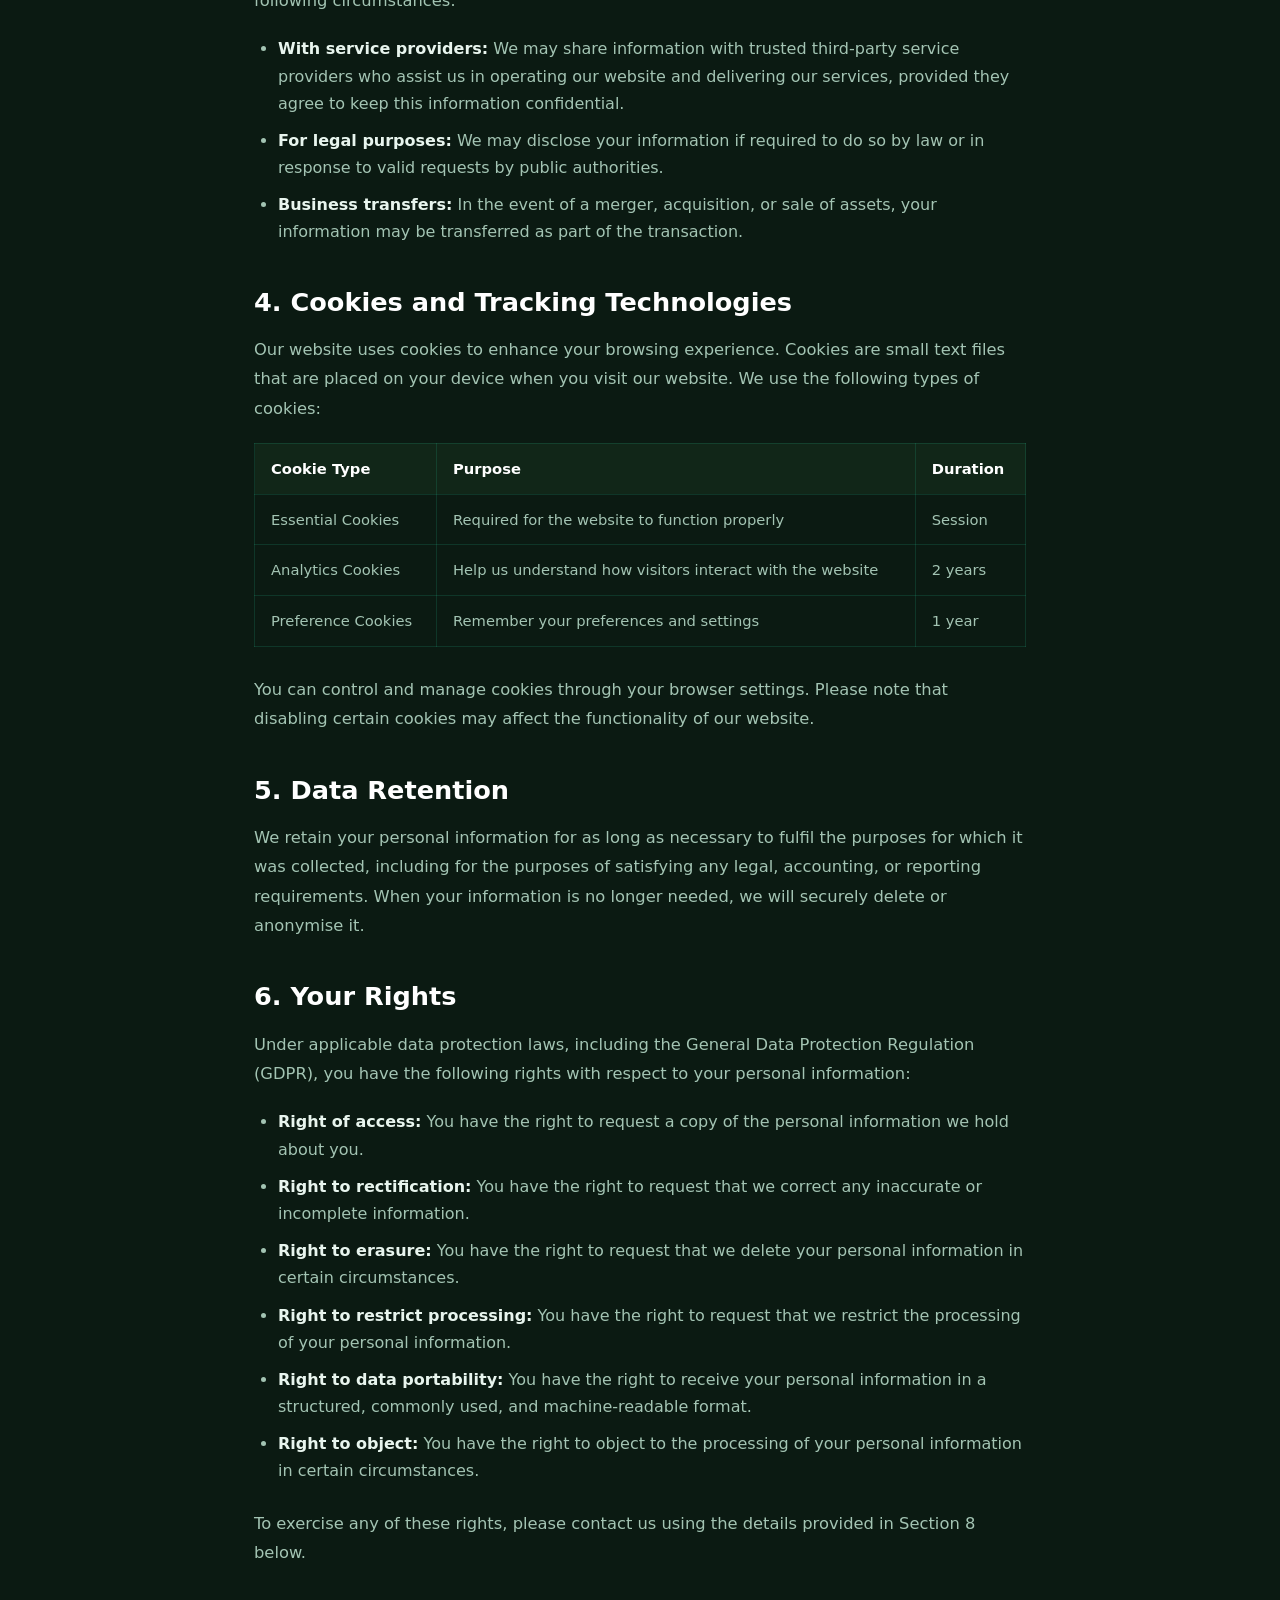
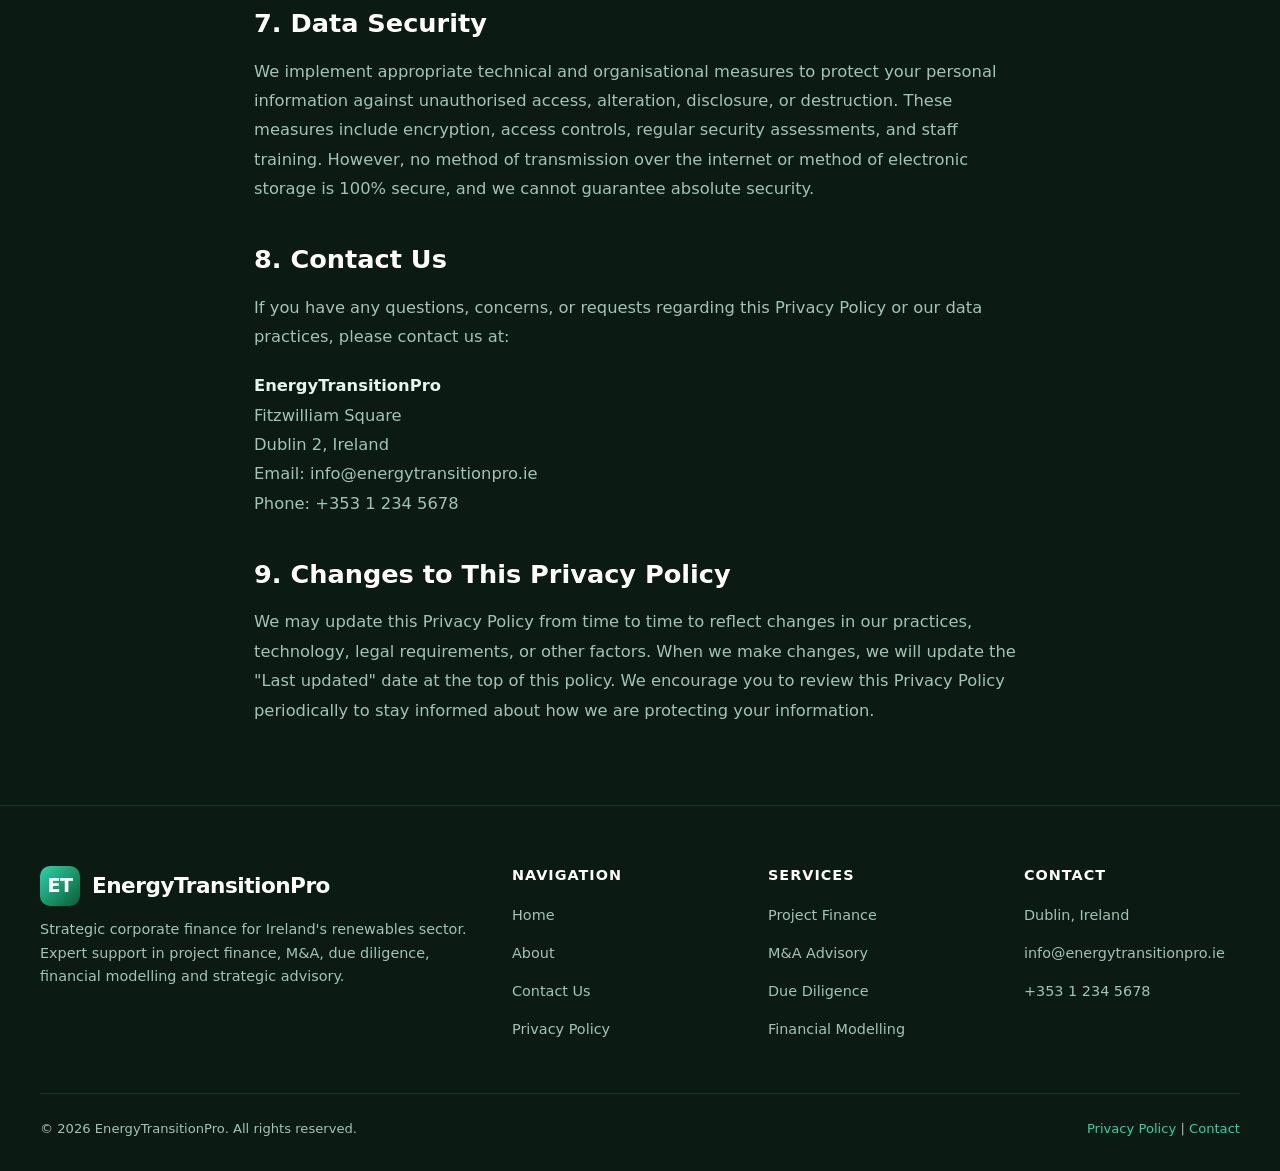
<file: privacy-policy.html>
<!DOCTYPE html>
<html lang="en">
<head>
  <meta charset="UTF-8">
  <meta name="viewport" content="width=device-width, initial-scale=1.0">
  <title>Privacy Policy | EnergyTransitionPro</title>
  <meta name="description" content="Privacy Policy for EnergyTransitionPro — how we collect, use, and protect your personal information.">
  <link rel="stylesheet" href="style.css">
</head>
<body>

  <!-- NAVIGATION -->
  <nav class="navbar">
    <div class="nav-container">
      <a href="index.html" class="nav-logo">
        <div class="nav-logo-icon">ET</div>
        <span>EnergyTransitionPro</span>
      </a>
      <ul class="nav-links">
        <li><a href="index.html">Home</a></li>
        <li><a href="about.html">About</a></li>
        <li><a href="contact.html">Contact Us</a></li>
        <li><a href="privacy-policy.html" class="active">Privacy Policy</a></li>
        <li><a href="contact.html" class="nav-cta">Get in Touch</a></li>
      </ul>
      <button class="hamburger" aria-label="Menu">
        <span></span>
        <span></span>
        <span></span>
      </button>
    </div>
  </nav>

  <!-- PAGE HERO -->
  <div class="page-hero">
    <h1>Privacy Policy</h1>
    <p>How we collect, use, and protect your personal information.</p>
  </div>

  <!-- PAGE BODY -->
  <div class="page-body">
    <p><strong>Last updated:</strong> July 30, 2026</p>

    <p>EnergyTransitionPro ("we", "our", or "us") is committed to protecting the privacy and security of your personal information. This Privacy Policy explains how we collect, use, disclose, and safeguard your information when you visit our website or engage with our services. Please read this Privacy Policy carefully. By accessing or using our website, you consent to the practices described in this policy.</p>

    <h2>1. Information We Collect</h2>

    <h3>1.1 Information You Provide to Us</h3>
    <p>We may collect personal information that you voluntarily provide to us when you submit a contact form, request information about our services, or engage in correspondence with us. This information may include your name, email address, phone number, company name, and the content of your message.</p>

    <h3>1.2 Information Collected Automatically</h3>
    <p>When you visit our website, we may automatically collect certain information about your device and browsing activity. This may include your IP address, browser type, operating system, referring URLs, pages viewed, and the time and date of your visit. We use cookies and similar tracking technologies to collect this information.</p>

    <h2>2. How We Use Your Information</h2>
    <p>We use the information we collect for the following purposes:</p>
    <ul>
      <li><strong>To respond to enquiries:</strong> We use the information you provide through our contact form to respond to your questions, provide information about our services, and follow up on your enquiry.</li>
      <li><strong>To provide our services:</strong> We use your information to deliver the advisory and consultancy services you have engaged us for, including project finance structuring, due diligence, and financial modelling.</li>
      <li><strong>To improve our website:</strong> We use automatically collected information to understand how visitors use our website, identify areas for improvement, and enhance the user experience.</li>
      <li><strong>To comply with legal obligations:</strong> We may use your information to comply with applicable laws, regulations, legal processes, or enforceable governmental requests.</li>
    </ul>

    <h2>3. How We Share Your Information</h2>
    <p>We do not sell, trade, or otherwise transfer your personal information to third parties without your consent, except as described in this Privacy Policy. We may share your information in the following circumstances:</p>
    <ul>
      <li><strong>With service providers:</strong> We may share information with trusted third-party service providers who assist us in operating our website and delivering our services, provided they agree to keep this information confidential.</li>
      <li><strong>For legal purposes:</strong> We may disclose your information if required to do so by law or in response to valid requests by public authorities.</li>
      <li><strong>Business transfers:</strong> In the event of a merger, acquisition, or sale of assets, your information may be transferred as part of the transaction.</li>
    </ul>

    <h2>4. Cookies and Tracking Technologies</h2>
    <p>Our website uses cookies to enhance your browsing experience. Cookies are small text files that are placed on your device when you visit our website. We use the following types of cookies:</p>

    <table class="privacy-table">
      <thead>
        <tr>
          <th>Cookie Type</th>
          <th>Purpose</th>
          <th>Duration</th>
        </tr>
      </thead>
      <tbody>
        <tr>
          <td>Essential Cookies</td>
          <td>Required for the website to function properly</td>
          <td>Session</td>
        </tr>
        <tr>
          <td>Analytics Cookies</td>
          <td>Help us understand how visitors interact with the website</td>
          <td>2 years</td>
        </tr>
        <tr>
          <td>Preference Cookies</td>
          <td>Remember your preferences and settings</td>
          <td>1 year</td>
        </tr>
      </tbody>
    </table>

    <p>You can control and manage cookies through your browser settings. Please note that disabling certain cookies may affect the functionality of our website.</p>

    <h2>5. Data Retention</h2>
    <p>We retain your personal information for as long as necessary to fulfil the purposes for which it was collected, including for the purposes of satisfying any legal, accounting, or reporting requirements. When your information is no longer needed, we will securely delete or anonymise it.</p>

    <h2>6. Your Rights</h2>
    <p>Under applicable data protection laws, including the General Data Protection Regulation (GDPR), you have the following rights with respect to your personal information:</p>
    <ul>
      <li><strong>Right of access:</strong> You have the right to request a copy of the personal information we hold about you.</li>
      <li><strong>Right to rectification:</strong> You have the right to request that we correct any inaccurate or incomplete information.</li>
      <li><strong>Right to erasure:</strong> You have the right to request that we delete your personal information in certain circumstances.</li>
      <li><strong>Right to restrict processing:</strong> You have the right to request that we restrict the processing of your personal information.</li>
      <li><strong>Right to data portability:</strong> You have the right to receive your personal information in a structured, commonly used, and machine-readable format.</li>
      <li><strong>Right to object:</strong> You have the right to object to the processing of your personal information in certain circumstances.</li>
    </ul>

    <p>To exercise any of these rights, please contact us using the details provided in Section 8 below.</p>

    <h2>7. Data Security</h2>
    <p>We implement appropriate technical and organisational measures to protect your personal information against unauthorised access, alteration, disclosure, or destruction. These measures include encryption, access controls, regular security assessments, and staff training. However, no method of transmission over the internet or method of electronic storage is 100% secure, and we cannot guarantee absolute security.</p>

    <h2>8. Contact Us</h2>
    <p>If you have any questions, concerns, or requests regarding this Privacy Policy or our data practices, please contact us at:</p>

    <p><strong>EnergyTransitionPro</strong><br>
    Fitzwilliam Square<br>
    Dublin 2, Ireland<br>
    Email: info@energytransitionpro.ie<br>
    Phone: +353 1 234 5678</p>

    <h2>9. Changes to This Privacy Policy</h2>
    <p>We may update this Privacy Policy from time to time to reflect changes in our practices, technology, legal requirements, or other factors. When we make changes, we will update the "Last updated" date at the top of this policy. We encourage you to review this Privacy Policy periodically to stay informed about how we are protecting your information.</p>
  </div>

  <!-- FOOTER -->
  <footer class="footer">
    <div class="footer-grid">
      <div class="footer-brand">
        <div class="nav-logo" style="margin-bottom:8px;">
          <div class="nav-logo-icon">ET</div>
          <span>EnergyTransitionPro</span>
        </div>
        <p>Strategic corporate finance for Ireland's renewables sector. Expert support in project finance, M&amp;A, due diligence, financial modelling and strategic advisory.</p>
      </div>
      <div class="footer-col">
        <h4>Navigation</h4>
        <ul>
          <li><a href="index.html">Home</a></li>
          <li><a href="about.html">About</a></li>
          <li><a href="contact.html">Contact Us</a></li>
          <li><a href="privacy-policy.html">Privacy Policy</a></li>
        </ul>
      </div>
      <div class="footer-col">
        <h4>Services</h4>
        <ul>
          <li><a href="index.html">Project Finance</a></li>
          <li><a href="index.html">M&amp;A Advisory</a></li>
          <li><a href="index.html">Due Diligence</a></li>
          <li><a href="index.html">Financial Modelling</a></li>
        </ul>
      </div>
      <div class="footer-col">
        <h4>Contact</h4>
        <ul>
          <li><a href="contact.html">Dublin, Ireland</a></li>
          <li><a href="mailto:info@energytransitionpro.ie">info@energytransitionpro.ie</a></li>
          <li><a href="tel:+35312345678">+353 1 234 5678</a></li>
        </ul>
      </div>
    </div>
    <div class="footer-bottom">
      <p>&copy; 2026 EnergyTransitionPro. All rights reserved.</p>
      <p><a href="privacy-policy.html">Privacy Policy</a> | <a href="contact.html">Contact</a></p>
    </div>
  </footer>

  <script src="script.js"></script>
</body>
</html>
</file>
<file: style.css>
/* ===== RESET & BASE ===== */
*, *::before, *::after {
  margin: 0;
  padding: 0;
  box-sizing: border-box;
}

:root {
  --primary: #0a5c36;
  --primary-light: #138f55;
  --primary-dark: #063d24;
  --accent: #2dd4a8;
  --accent-glow: rgba(45, 212, 168, 0.15);
  --bg-dark: #0b1a12;
  --bg-card: #112618;
  --bg-card-hover: #16301f;
  --text-main: #e8f5ee;
  --text-muted: #a3c4b3;
  --text-heading: #ffffff;
  --border: rgba(45, 212, 168, 0.15);
  --gradient-hero: linear-gradient(160deg, #0b1a12 0%, #0d2e1a 40%, #0a5c36 100%);
  --gradient-accent: linear-gradient(135deg, #2dd4a8, #0a5c36);
  --radius: 12px;
  --radius-lg: 20px;
  --shadow: 0 8px 32px rgba(0, 0, 0, 0.3);
  --shadow-glow: 0 0 40px rgba(45, 212, 168, 0.08);
  --font-heading: 'Segoe UI', system-ui, -apple-system, sans-serif;
  --font-body: 'Segoe UI', system-ui, -apple-system, sans-serif;
  --max-width: 1200px;
  --nav-height: 72px;
}

html {
  scroll-behavior: smooth;
  font-size: 16px;
}

body {
  font-family: var(--font-body);
  background-color: var(--bg-dark);
  color: var(--text-main);
  line-height: 1.75;
  min-height: 100vh;
  overflow-x: hidden;
}

a {
  color: var(--accent);
  text-decoration: none;
  transition: color 0.3s ease;
}

a:hover {
  color: #5de8c0;
}

h1, h2, h3, h4, h5, h6 {
  font-family: var(--font-heading);
  color: var(--text-heading);
  line-height: 1.3;
  font-weight: 700;
}

/* ===== NAVIGATION ===== */
.navbar {
  position: fixed;
  top: 0;
  left: 0;
  right: 0;
  height: var(--nav-height);
  background: rgba(11, 26, 18, 0.92);
  backdrop-filter: blur(20px);
  -webkit-backdrop-filter: blur(20px);
  border-bottom: 1px solid var(--border);
  z-index: 1000;
  display: flex;
  align-items: center;
  justify-content: center;
}

.nav-container {
  width: 100%;
  max-width: var(--max-width);
  padding: 0 24px;
  display: flex;
  align-items: center;
  justify-content: space-between;
}

.nav-logo {
  display: flex;
  align-items: center;
  gap: 12px;
  font-size: 1.35rem;
  font-weight: 800;
  color: var(--text-heading);
  letter-spacing: -0.5px;
}

.nav-logo-icon {
  width: 40px;
  height: 40px;
  background: var(--gradient-accent);
  border-radius: 10px;
  display: flex;
  align-items: center;
  justify-content: center;
  font-size: 1.2rem;
  font-weight: 900;
  color: #fff;
}

.nav-links {
  display: flex;
  align-items: center;
  gap: 8px;
  list-style: none;
}

.nav-links a {
  display: block;
  padding: 8px 18px;
  color: var(--text-muted);
  font-size: 0.92rem;
  font-weight: 500;
  border-radius: 8px;
  transition: all 0.3s ease;
}

.nav-links a:hover,
.nav-links a.active {
  color: var(--text-heading);
  background: rgba(45, 212, 168, 0.1);
}

.nav-cta {
  padding: 10px 22px !important;
  background: var(--gradient-accent) !important;
  color: #fff !important;
  border-radius: 8px !important;
  font-weight: 600 !important;
}

.nav-cta:hover {
  opacity: 0.9;
  transform: translateY(-1px);
}

.hamburger {
  display: none;
  flex-direction: column;
  gap: 5px;
  cursor: pointer;
  background: none;
  border: none;
  padding: 8px;
}

.hamburger span {
  width: 26px;
  height: 2.5px;
  background: var(--text-main);
  border-radius: 3px;
  transition: all 0.3s ease;
}

.hamburger.active span:nth-child(1) {
  transform: rotate(45deg) translate(5px, 5px);
}

.hamburger.active span:nth-child(2) {
  opacity: 0;
}

.hamburger.active span:nth-child(3) {
  transform: rotate(-45deg) translate(5px, -5px);
}

/* ===== HERO SECTION ===== */
.hero {
  margin-top: var(--nav-height);
  background: var(--gradient-hero);
  padding: 80px 24px 60px;
  position: relative;
  overflow: hidden;
}

.hero::before {
  content: '';
  position: absolute;
  top: -50%;
  right: -20%;
  width: 600px;
  height: 600px;
  background: radial-gradient(circle, rgba(45, 212, 168, 0.06) 0%, transparent 70%);
  border-radius: 50%;
  pointer-events: none;
}

.hero::after {
  content: '';
  position: absolute;
  bottom: -30%;
  left: -10%;
  width: 500px;
  height: 500px;
  background: radial-gradient(circle, rgba(10, 92, 54, 0.15) 0%, transparent 70%);
  border-radius: 50%;
  pointer-events: none;
}

.hero-content {
  max-width: var(--max-width);
  margin: 0 auto;
  position: relative;
  z-index: 1;
}

.hero-badge {
  display: inline-flex;
  align-items: center;
  gap: 8px;
  padding: 6px 16px;
  background: rgba(45, 212, 168, 0.1);
  border: 1px solid rgba(45, 212, 168, 0.2);
  border-radius: 50px;
  font-size: 0.82rem;
  font-weight: 600;
  color: var(--accent);
  margin-bottom: 24px;
  text-transform: uppercase;
  letter-spacing: 1px;
}

.hero h1 {
  font-size: clamp(2rem, 5vw, 3.2rem);
  font-weight: 800;
  letter-spacing: -1px;
  margin-bottom: 16px;
  max-width: 800px;
}

.hero p {
  font-size: 1.1rem;
  color: var(--text-muted);
  max-width: 600px;
  line-height: 1.7;
}

.hero-stats {
  display: flex;
  gap: 40px;
  margin-top: 40px;
  flex-wrap: wrap;
}

.hero-stat {
  text-align: left;
}

.hero-stat-value {
  font-size: 2rem;
  font-weight: 800;
  color: var(--accent);
  line-height: 1.2;
}

.hero-stat-label {
  font-size: 0.85rem;
  color: var(--text-muted);
  margin-top: 4px;
}

/* ===== SECTION LAYOUTS ===== */
.section {
  padding: 80px 24px;
  max-width: var(--max-width);
  margin: 0 auto;
}

.section-header {
  text-align: center;
  margin-bottom: 50px;
}

.section-header h2 {
  font-size: clamp(1.6rem, 3.5vw, 2.4rem);
  font-weight: 800;
  letter-spacing: -0.5px;
  margin-bottom: 16px;
}

.section-header p {
  color: var(--text-muted);
  font-size: 1.05rem;
  max-width: 600px;
  margin: 0 auto;
}

.section-divider {
  width: 60px;
  height: 3px;
  background: var(--gradient-accent);
  border-radius: 3px;
  margin: 16px auto 0;
}

/* ===== SERVICES GRID ===== */
.services-grid {
  display: grid;
  grid-template-columns: repeat(auto-fit, minmax(280px, 1fr));
  gap: 24px;
  margin-top: 40px;
}

.service-card {
  background: var(--bg-card);
  border: 1px solid var(--border);
  border-radius: var(--radius-lg);
  padding: 32px 28px;
  transition: all 0.35s ease;
  position: relative;
  overflow: hidden;
}

.service-card::before {
  content: '';
  position: absolute;
  top: 0;
  left: 0;
  right: 0;
  height: 3px;
  background: var(--gradient-accent);
  opacity: 0;
  transition: opacity 0.35s ease;
}

.service-card:hover {
  background: var(--bg-card-hover);
  border-color: rgba(45, 212, 168, 0.3);
  transform: translateY(-4px);
  box-shadow: var(--shadow-glow);
}

.service-card:hover::before {
  opacity: 1;
}

.service-icon {
  width: 52px;
  height: 52px;
  background: rgba(45, 212, 168, 0.1);
  border-radius: 14px;
  display: flex;
  align-items: center;
  justify-content: center;
  font-size: 1.5rem;
  margin-bottom: 20px;
}

.service-card h3 {
  font-size: 1.15rem;
  margin-bottom: 12px;
  font-weight: 700;
}

.service-card p {
  color: var(--text-muted);
  font-size: 0.92rem;
  line-height: 1.65;
}

/* ===== ARTICLE / BLOG SECTION ===== */
.article-section {
  background: var(--bg-dark);
  padding: 80px 24px;
}

.article-container {
  max-width: 820px;
  margin: 0 auto;
}

.article-meta {
  display: flex;
  align-items: center;
  gap: 16px;
  margin-bottom: 32px;
  flex-wrap: wrap;
}

.article-tag {
  padding: 5px 14px;
  background: rgba(45, 212, 168, 0.1);
  border: 1px solid rgba(45, 212, 168, 0.2);
  border-radius: 50px;
  font-size: 0.78rem;
  font-weight: 600;
  color: var(--accent);
  text-transform: uppercase;
  letter-spacing: 0.5px;
}

.article-date {
  color: var(--text-muted);
  font-size: 0.88rem;
}

.article-title {
  font-size: clamp(1.8rem, 4vw, 2.6rem);
  font-weight: 800;
  letter-spacing: -1px;
  margin-bottom: 24px;
  line-height: 1.25;
}

.article-body {
  font-size: 1.02rem;
  line-height: 1.85;
  color: var(--text-main);
}

.article-body p {
  margin-bottom: 24px;
}

.article-body a {
  color: var(--accent);
  font-weight: 600;
  text-decoration: underline;
  text-underline-offset: 3px;
}

.article-body a:hover {
  color: #5de8c0;
}

/* ===== PAGE CONTENT ===== */
.page-content {
  margin-top: var(--nav-height);
}

.page-hero {
  background: var(--gradient-hero);
  padding: 100px 24px 60px;
  text-align: center;
  position: relative;
  overflow: hidden;
}

.page-hero::before {
  content: '';
  position: absolute;
  top: -40%;
  left: 50%;
  transform: translateX(-50%);
  width: 800px;
  height: 800px;
  background: radial-gradient(circle, rgba(45, 212, 168, 0.05) 0%, transparent 60%);
  border-radius: 50%;
}

.page-hero h1 {
  font-size: clamp(2rem, 4.5vw, 3rem);
  font-weight: 800;
  letter-spacing: -1px;
  position: relative;
  z-index: 1;
}

.page-hero p {
  color: var(--text-muted);
  font-size: 1.05rem;
  margin-top: 12px;
  max-width: 500px;
  margin-left: auto;
  margin-right: auto;
  position: relative;
  z-index: 1;
}

.page-body {
  max-width: 820px;
  margin: 0 auto;
  padding: 60px 24px;
}

.page-body h2 {
  font-size: 1.6rem;
  margin-top: 40px;
  margin-bottom: 16px;
}

.page-body h3 {
  font-size: 1.25rem;
  margin-top: 32px;
  margin-bottom: 12px;
}

.page-body p {
  margin-bottom: 20px;
  color: var(--text-muted);
  line-height: 1.8;
  font-size: 1.02rem;
}

.page-body ul {
  margin: 16px 0 24px 24px;
  color: var(--text-muted);
}

.page-body li {
  margin-bottom: 10px;
  line-height: 1.7;
}

.page-body strong {
  color: var(--text-main);
}

/* ===== CONTACT FORM ===== */
.contact-grid {
  display: grid;
  grid-template-columns: 1fr 1fr;
  gap: 48px;
  margin-top: 40px;
}

.contact-info {
  display: flex;
  flex-direction: column;
  gap: 28px;
}

.contact-item {
  display: flex;
  align-items: flex-start;
  gap: 16px;
}

.contact-item-icon {
  width: 44px;
  height: 44px;
  min-width: 44px;
  background: rgba(45, 212, 168, 0.1);
  border-radius: 12px;
  display: flex;
  align-items: center;
  justify-content: center;
  font-size: 1.2rem;
}

.contact-item h4 {
  font-size: 0.95rem;
  margin-bottom: 4px;
}

.contact-item p {
  color: var(--text-muted);
  font-size: 0.9rem;
}

.contact-form {
  background: var(--bg-card);
  border: 1px solid var(--border);
  border-radius: var(--radius-lg);
  padding: 36px;
}

.form-group {
  margin-bottom: 20px;
}

.form-group label {
  display: block;
  font-size: 0.88rem;
  font-weight: 600;
  margin-bottom: 8px;
  color: var(--text-main);
}

.form-group input,
.form-group textarea,
.form-group select {
  width: 100%;
  padding: 12px 16px;
  background: var(--bg-dark);
  border: 1px solid var(--border);
  border-radius: 8px;
  color: var(--text-main);
  font-size: 0.95rem;
  font-family: var(--font-body);
  transition: border-color 0.3s ease;
  outline: none;
}

.form-group input:focus,
.form-group textarea:focus,
.form-group select:focus {
  border-color: var(--accent);
  box-shadow: 0 0 0 3px rgba(45, 212, 168, 0.1);
}

.form-group textarea {
  min-height: 120px;
  resize: vertical;
}

.btn-submit {
  display: inline-block;
  padding: 14px 32px;
  background: var(--gradient-accent);
  color: #fff;
  font-size: 0.95rem;
  font-weight: 600;
  border: none;
  border-radius: 8px;
  cursor: pointer;
  transition: all 0.3s ease;
  font-family: var(--font-body);
}

.btn-submit:hover {
  opacity: 0.92;
  transform: translateY(-2px);
  box-shadow: 0 8px 24px rgba(45, 212, 168, 0.2);
}

/* ===== FOOTER ===== */
.footer {
  background: var(--bg-dark);
  border-top: 1px solid var(--border);
  padding: 60px 24px 30px;
}

.footer-grid {
  max-width: var(--max-width);
  margin: 0 auto;
  display: grid;
  grid-template-columns: 2fr 1fr 1fr 1fr;
  gap: 40px;
  margin-bottom: 40px;
}

.footer-brand p {
  color: var(--text-muted);
  font-size: 0.9rem;
  margin-top: 12px;
  line-height: 1.65;
}

.footer-col h4 {
  font-size: 0.9rem;
  text-transform: uppercase;
  letter-spacing: 1px;
  margin-bottom: 16px;
  color: var(--text-heading);
}

.footer-col ul {
  list-style: none;
}

.footer-col li {
  margin-bottom: 10px;
}

.footer-col a {
  color: var(--text-muted);
  font-size: 0.9rem;
  transition: color 0.3s ease;
}

.footer-col a:hover {
  color: var(--accent);
}

.footer-bottom {
  max-width: var(--max-width);
  margin: 0 auto;
  padding-top: 24px;
  border-top: 1px solid var(--border);
  display: flex;
  justify-content: space-between;
  align-items: center;
  flex-wrap: wrap;
  gap: 12px;
}

.footer-bottom p {
  color: var(--text-muted);
  font-size: 0.82rem;
}

/* ===== PRIVACY TABLE ===== */
.privacy-table {
  width: 100%;
  border-collapse: collapse;
  margin: 20px 0 28px;
}

.privacy-table th,
.privacy-table td {
  padding: 12px 16px;
  text-align: left;
  border: 1px solid var(--border);
  font-size: 0.92rem;
}

.privacy-table th {
  background: var(--bg-card);
  color: var(--text-heading);
  font-weight: 600;
}

.privacy-table td {
  color: var(--text-muted);
}

/* ===== RESPONSIVE ===== */
@media (max-width: 968px) {
  .footer-grid {
    grid-template-columns: 1fr 1fr;
  }

  .contact-grid {
    grid-template-columns: 1fr;
    gap: 32px;
  }
}

@media (max-width: 768px) {
  .hamburger {
    display: flex;
  }

  .nav-links {
    position: fixed;
    top: var(--nav-height);
    left: 0;
    right: 0;
    background: rgba(11, 26, 18, 0.98);
    backdrop-filter: blur(20px);
    flex-direction: column;
    padding: 20px 24px;
    gap: 4px;
    border-bottom: 1px solid var(--border);
    transform: translateY(-120%);
    transition: transform 0.35s ease;
  }

  .nav-links.open {
    transform: translateY(0);
  }

  .nav-links a {
    padding: 12px 16px;
    font-size: 1rem;
  }

  .hero {
    padding: 60px 24px 40px;
  }

  .hero-stats {
    gap: 24px;
  }

  .hero-stat-value {
    font-size: 1.5rem;
  }

  .footer-grid {
    grid-template-columns: 1fr;
    gap: 28px;
  }

  .footer-bottom {
    flex-direction: column;
    text-align: center;
  }

  .section {
    padding: 50px 20px;
  }

  .article-section {
    padding: 50px 20px;
  }
}

@media (max-width: 480px) {
  .hero h1 {
    font-size: 1.7rem;
  }

  .services-grid {
    grid-template-columns: 1fr;
  }
}
</file>
